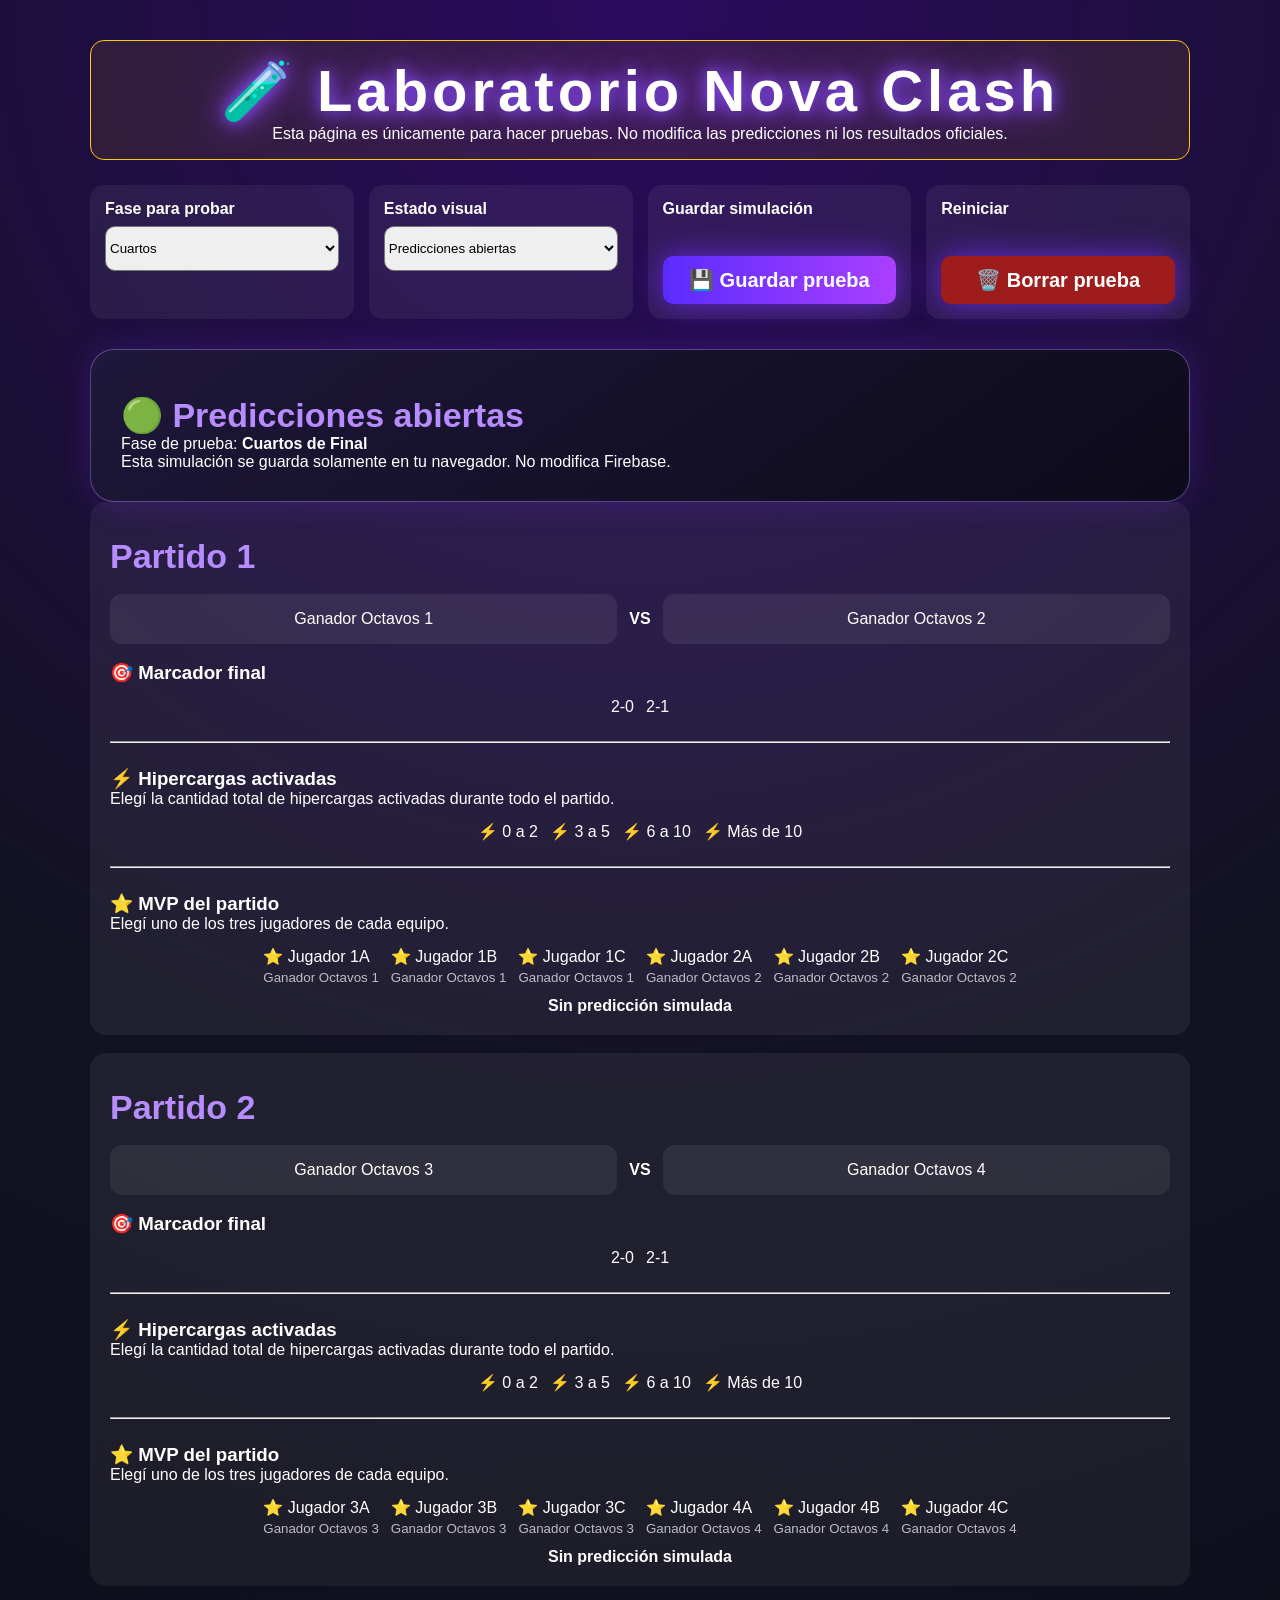
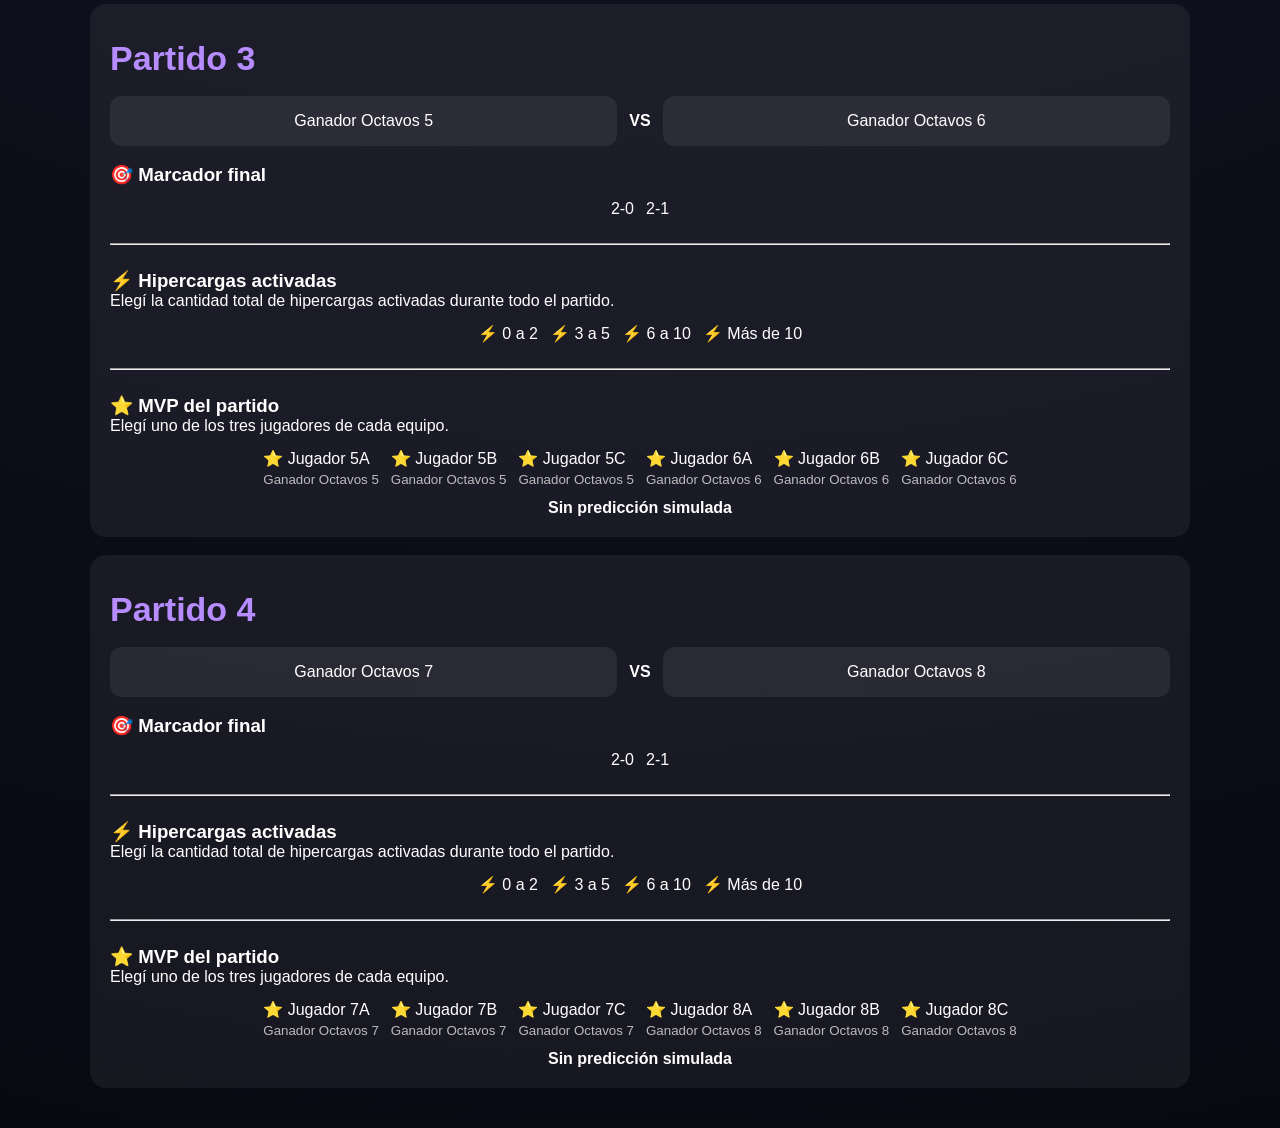
<file: admin-dev.html>
<!DOCTYPE html>
<html lang="es">
<head>
    <meta charset="UTF-8">

    <meta
        name="viewport"
        content="width=device-width, initial-scale=1.0"
    >

    <title>Laboratorio | Nova Clash</title>

    <link rel="stylesheet" href="style.css">

    <style>
        .dev-contenedor {
            width: min(1100px, 92%);
            margin: 40px auto;
        }

        .dev-aviso {
            padding: 16px;
            margin-bottom: 25px;
            border: 1px solid #ffcc00;
            border-radius: 14px;
            background: rgba(255, 204, 0, 0.08);
            text-align: center;
        }

        .dev-controles {
            display: grid;
            grid-template-columns:
                repeat(auto-fit, minmax(180px, 1fr));
            gap: 15px;
            margin-bottom: 30px;
        }

        .dev-control {
            padding: 15px;
            border-radius: 14px;
            background: rgba(255, 255, 255, 0.06);
        }

        .dev-control label {
            display: block;
            margin-bottom: 8px;
            font-weight: bold;
        }

        .dev-control select,
        .dev-control button {
            width: 100%;
            min-height: 45px;
            border-radius: 10px;
        }

        .dev-boton {
            padding: 12px 18px;
            border: none;
            cursor: pointer;
            font-weight: bold;
        }

        .dev-peligro {
            background: #9e1c1c;
            color: white;
        }

        .dev-partidos {
            display: grid;
            gap: 18px;
        }

        .dev-partido {
            padding: 20px;
            border-radius: 16px;
            background: rgba(255, 255, 255, 0.06);
        }

        .dev-enfrentamiento {
            display: grid;
            grid-template-columns: 1fr auto 1fr;
            align-items: center;
            gap: 12px;
            margin: 18px 0;
        }

        .dev-equipo {
            padding: 14px 10px;
            border: 2px solid transparent;
            border-radius: 12px;
            cursor: pointer;
            text-align: center;
            background: rgba(255, 255, 255, 0.07);
        }

        .dev-equipo:has(input:checked) {
            border-color: #00eaff;
            box-shadow: 0 0 14px rgba(0, 234, 255, 0.7);
        }

        .dev-equipo input {
            display: none;
        }

.dev-marcadores {
    display: flex;
    justify-content: center;
    flex-wrap: wrap;
    gap: 12px;
    margin-top: 14px;
                }
        
        }

        .dev-marcador {
            padding: 10px 20px;
            border: 2px solid transparent;
            border-radius: 10px;
            cursor: pointer;
            background: rgba(255, 255, 255, 0.07);
        }

        .dev-marcador:has(input:checked) {
            border-color: #a855f7;
            box-shadow: 0 0 14px rgba(168, 85, 247, 0.7);
        }

        .dev-marcador input {
            display: none;
        }

        .dev-estado {
            margin-top: 12px;
            text-align: center;
            font-weight: bold;
        }

        .dev-campeon {
            padding: 30px;
            margin-top: 30px;
            border: 2px solid gold;
            border-radius: 20px;
            box-shadow: 0 0 25px rgba(255, 215, 0, 0.55);
            text-align: center;
        }

        .dev-campeon h2 {
            margin: 5px 0;
        }

        .dev-oculto {
            display: none;
        }

        @media (max-width: 600px) {
            .dev-enfrentamiento {
                grid-template-columns: 1fr;
            }

            .dev-vs {
                text-align: center;
            }
        }
    </style>
</head>

<body>

    <main class="dev-contenedor">

        <section class="dev-aviso">
            <h1>🧪 Laboratorio Nova Clash</h1>

            <p>
                Esta página es únicamente para hacer pruebas.
                No modifica las predicciones ni los resultados oficiales.
            </p>
        </section>

        <section class="dev-controles">

            <div class="dev-control">
                <label for="faseDev">
                    Fase para probar
                </label>

                <select id="faseDev">
                    <option value="cuartos">Cuartos</option>
                    <option value="semifinal">Semifinal</option>
                    <option value="final">Final</option>
                </select>
            </div>

            <div class="dev-control">
                <label for="estadoDev">
                    Estado visual
                </label>

                <select id="estadoDev">
                    <option value="abiertas">
                        Predicciones abiertas
                    </option>

                    <option value="cerradas">
                        Predicciones cerradas
                    </option>
                </select>
            </div>

            <div class="dev-control">
                <label>
                    Guardar simulación
                </label>

                <button
                    id="guardarDev"
                    class="dev-boton"
                    type="button"
                >
                    💾 Guardar prueba
                </button>
            </div>

            <div class="dev-control">
                <label>
                    Reiniciar
                </label>

                <button
                    id="reiniciarDev"
                    class="dev-boton dev-peligro"
                    type="button"
                >
                    🗑️ Borrar prueba
                </button>
            </div>

        </section>

        <section id="vistaEstado" class="partido"></section>

        <section id="partidosDev" class="dev-partidos"></section>

        <section
            id="campeonDev"
            class="dev-campeon dev-oculto"
        ></section>

    </main>

    <script type="module" src="admin-dev.js"></script>

</body>
</html>
</file>
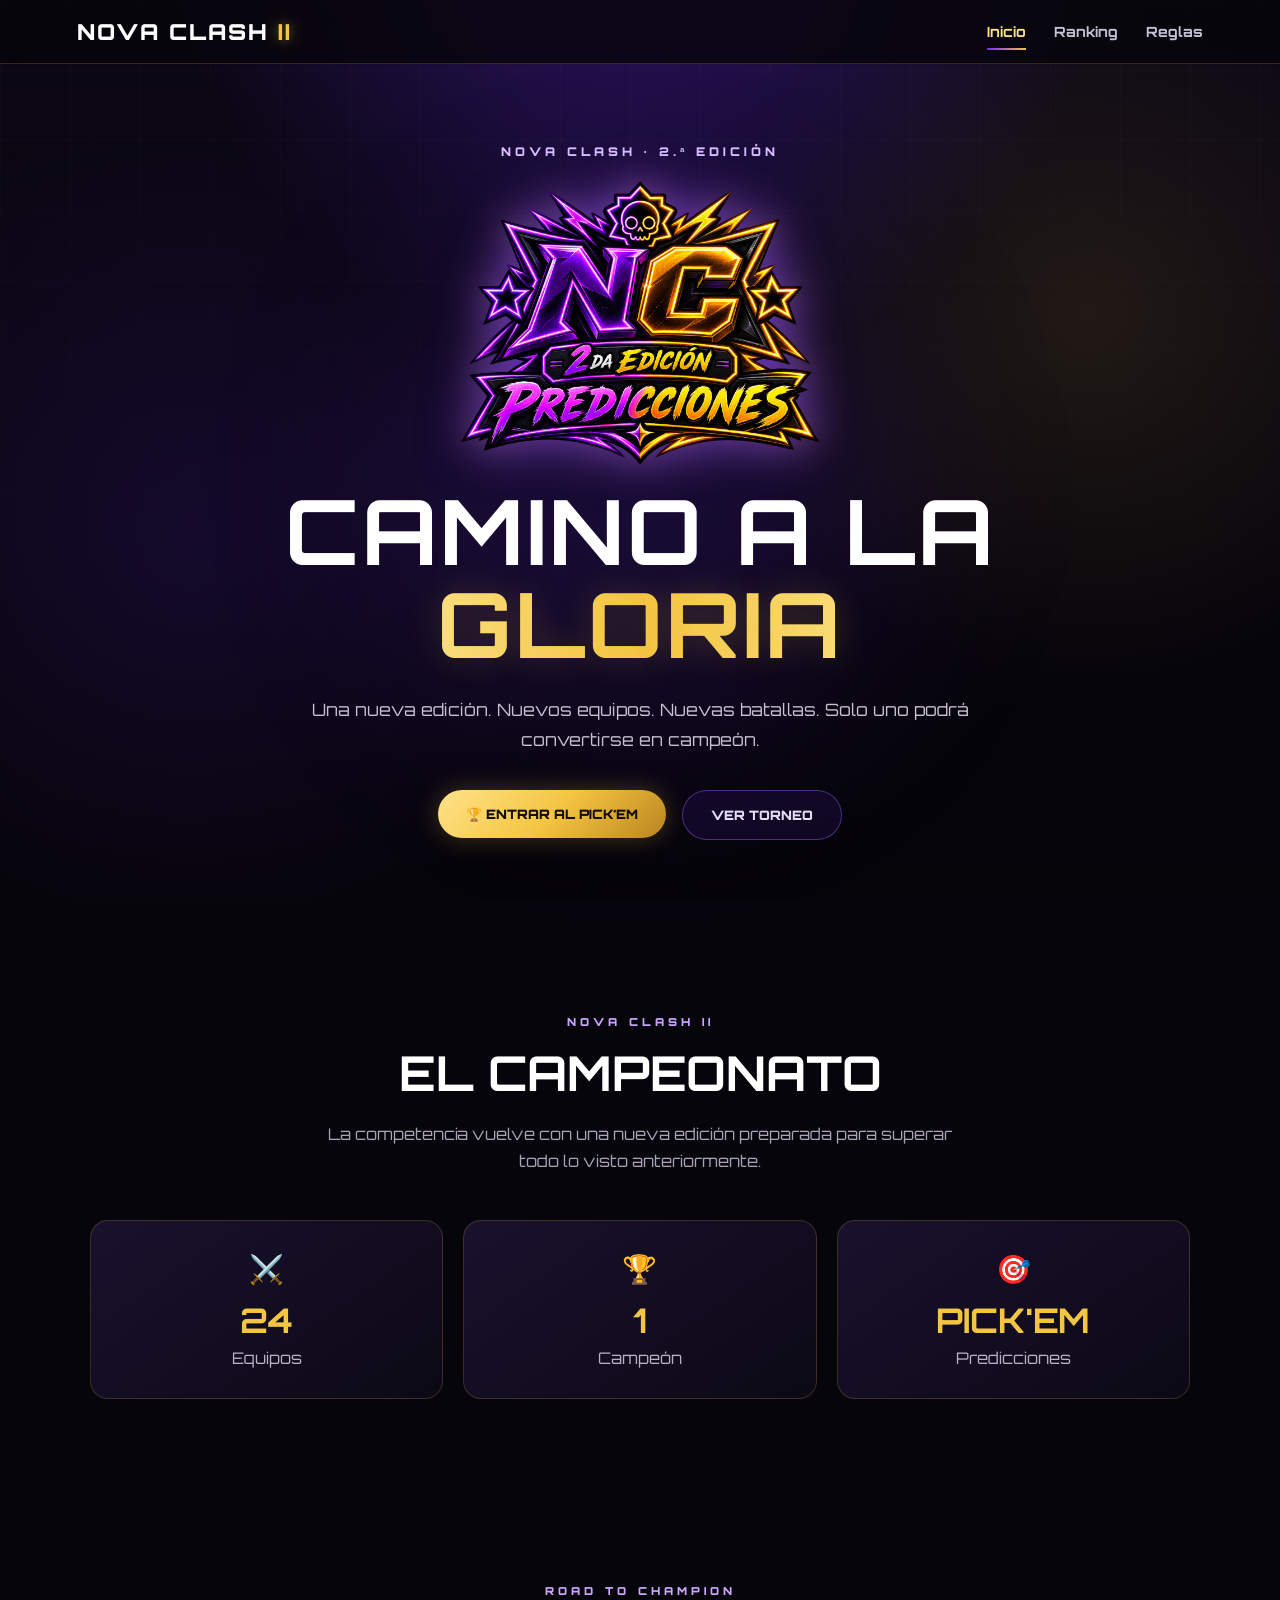
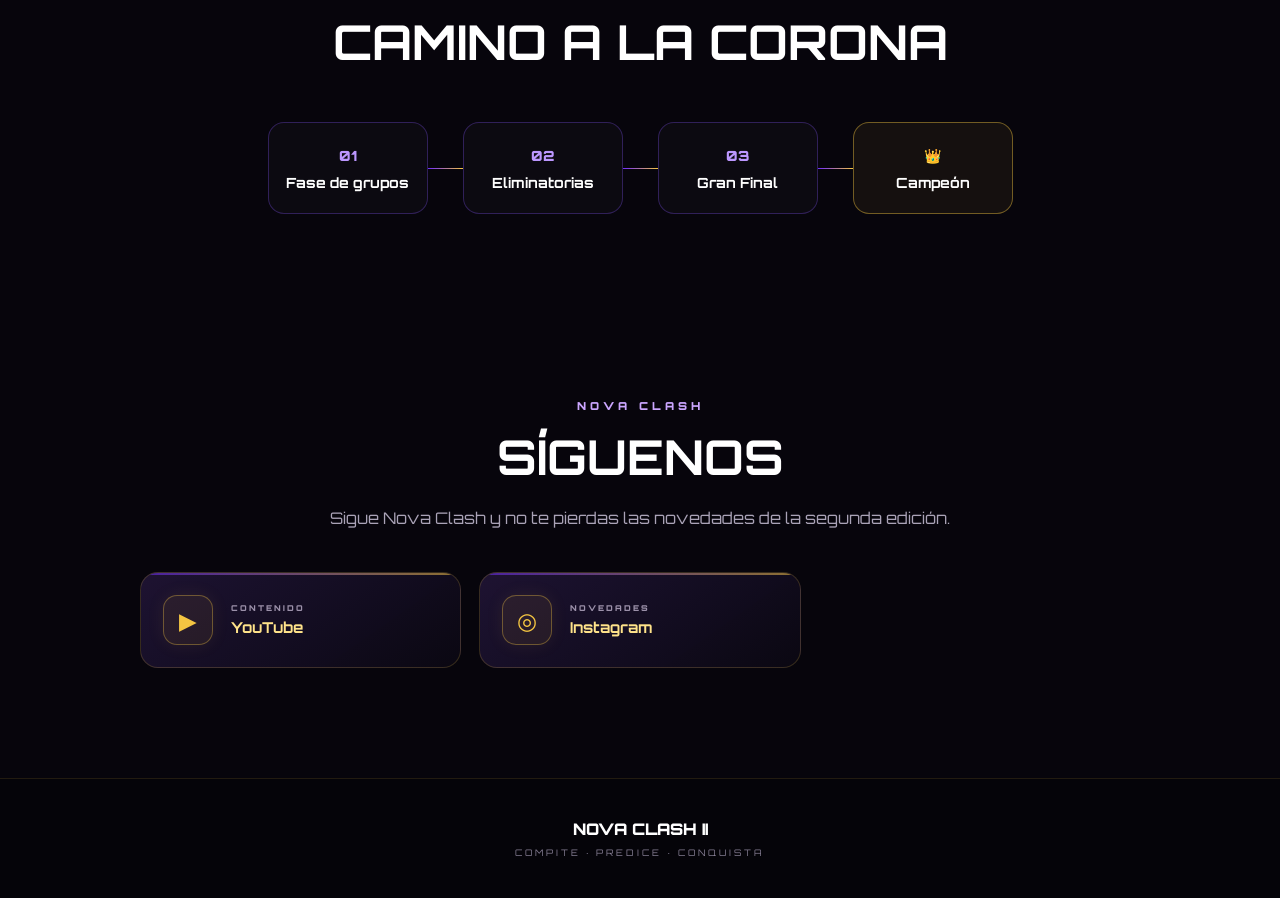
<file: index-v2.html>
<!DOCTYPE html>
<html lang="es">

<head>

<meta charset="UTF-8">
<meta name="viewport" content="width=device-width, initial-scale=1.0">

<title>Nova Clash II</title>

<link rel="stylesheet" href="style-v2.css">

<link rel="preconnect" href="https://fonts.googleapis.com">
<link rel="preconnect" href="https://fonts.gstatic.com" crossorigin>

<link href="https://fonts.googleapis.com/css2?family=Orbitron:wght@400;700;900&display=swap" rel="stylesheet">

</head>

<body>

<div class="fondo-v2"></div>

<nav class="navbar-v2">

    <div class="nav-logo-v2">
        NOVA CLASH <span>II</span>
    </div>

    <div class="nav-links-v2">

        <a href="index-v2.html" class="activo">
            Inicio
        </a>

        <a href="ranking-v2.html">
            Ranking
        </a>

        <a href="reglas-v2.html">
            Reglas
        </a>

    </div>

</nav>

<main>

    <!-- HERO -->

    <section class="hero-v2">

        <div class="hero-brillo"></div>

        <p class="temporada">
            NOVA CLASH · 2.ª EDICIÓN
        </p>

     <img
    src="logo-v2.png"
    class="logo-v2"
    alt="Nova Clash II"
>

        <h1>
            CAMINO A LA
            <span>GLORIA</span>
        </h1>

        <p class="hero-descripcion">
            Una nueva edición.
            Nuevos equipos.
            Nuevas batallas.
            Solo uno podrá convertirse en campeón.
        </p>

        <div class="hero-botones">

            <a href="predicciones-v2.html">
                <button class="btn-principal">
                    🏆 ENTRAR AL PICK'EM
                </button>
            </a>

            <a href="#torneo">
                <button class="btn-secundario">
                    VER TORNEO
                </button>
            </a>

        </div>

    </section>

    <!-- TORNEO -->

    <section
        class="seccion-v2"
        id="torneo"
    >

        <div class="titulo-seccion">

            <span>
                NOVA CLASH II
            </span>

            <h2>
                EL CAMPEONATO
            </h2>

            <p>
                La competencia vuelve con una nueva edición
                preparada para superar todo lo visto anteriormente.
            </p>

        </div>

        <div class="stats-v2">

            <article class="stat-card">

                <span class="stat-icono">
                    ⚔️
                </span>

                <strong>
                    24
                </strong>

                <p>
                    Equipos
                </p>

            </article>

            <article class="stat-card">

                <span class="stat-icono">
                    🏆
                </span>

                <strong>
                    1
                </strong>

                <p>
                    Campeón
                </p>

            </article>

            <article class="stat-card">

                <span class="stat-icono">
                    🎯
                </span>

                <strong>
                    PICK'EM
                </strong>

                <p>
                    Predicciones
                </p>

            </article>

        </div>

    </section>

    <!-- CAMINO -->

    <section class="seccion-v2">

        <div class="titulo-seccion">

            <span>
                ROAD TO CHAMPION
            </span>

            <h2>
                CAMINO A LA CORONA
            </h2>

        </div>

        <div class="camino-v2">

            <div class="fase-card">
                <span>01</span>
                <h3>Fase de grupos</h3>
            </div>

            <div class="fase-linea"></div>

            <div class="fase-card">
                <span>02</span>
                <h3>Eliminatorias</h3>
            </div>

            <div class="fase-linea"></div>

            <div class="fase-card">
                <span>03</span>
                <h3>Gran Final</h3>
            </div>

            <div class="fase-linea"></div>

            <div class="fase-card campeon">
                <span>👑</span>
                <h3>Campeón</h3>
            </div>

        </div>

    </section>

</main>

<section class="redes-v2">

    <div class="titulo-seccion">

        <span>
            NOVA CLASH
        </span>

        <h2>
            SÍGUENOS
        </h2>

        <p>
            Sigue Nova Clash y no te pierdas las novedades
            de la segunda edición.
        </p>

    </div>

    <div class="redes-botones-v2">

        <a
            href="https://youtube.com/@ytkuroo?si=7onUQmnCsXk46gH5"
            target="_blank"
            class="red-social-v2"
        >
            <span class="red-icono-v2">
                ▶
            </span>

            <div>
                <small>CONTENIDO</small>
                <strong>YouTube</strong>
            </div>
        </a>

        <a
            href="https://www.instagram.com/novaclashtourment?igsh=ZWdsMnZjMHBpcTUz&igsi=ZWdsMnZjMHBpcTUz"
            target="_blank"
            class="red-social-v2"
        >
            <span class="red-icono-v2">
                ◎
            </span>

            <div>
                <small>NOVEDADES</small>
                <strong>Instagram</strong>
            </div>
        </a>

        <a
            
    </div>

</section>
    
<footer class="footer-v2">

    <p>
        NOVA CLASH II
    </p>

    <span>
        COMPITE · PREDICE · CONQUISTA
    </span>

</footer>

</body>

</html>
</file>
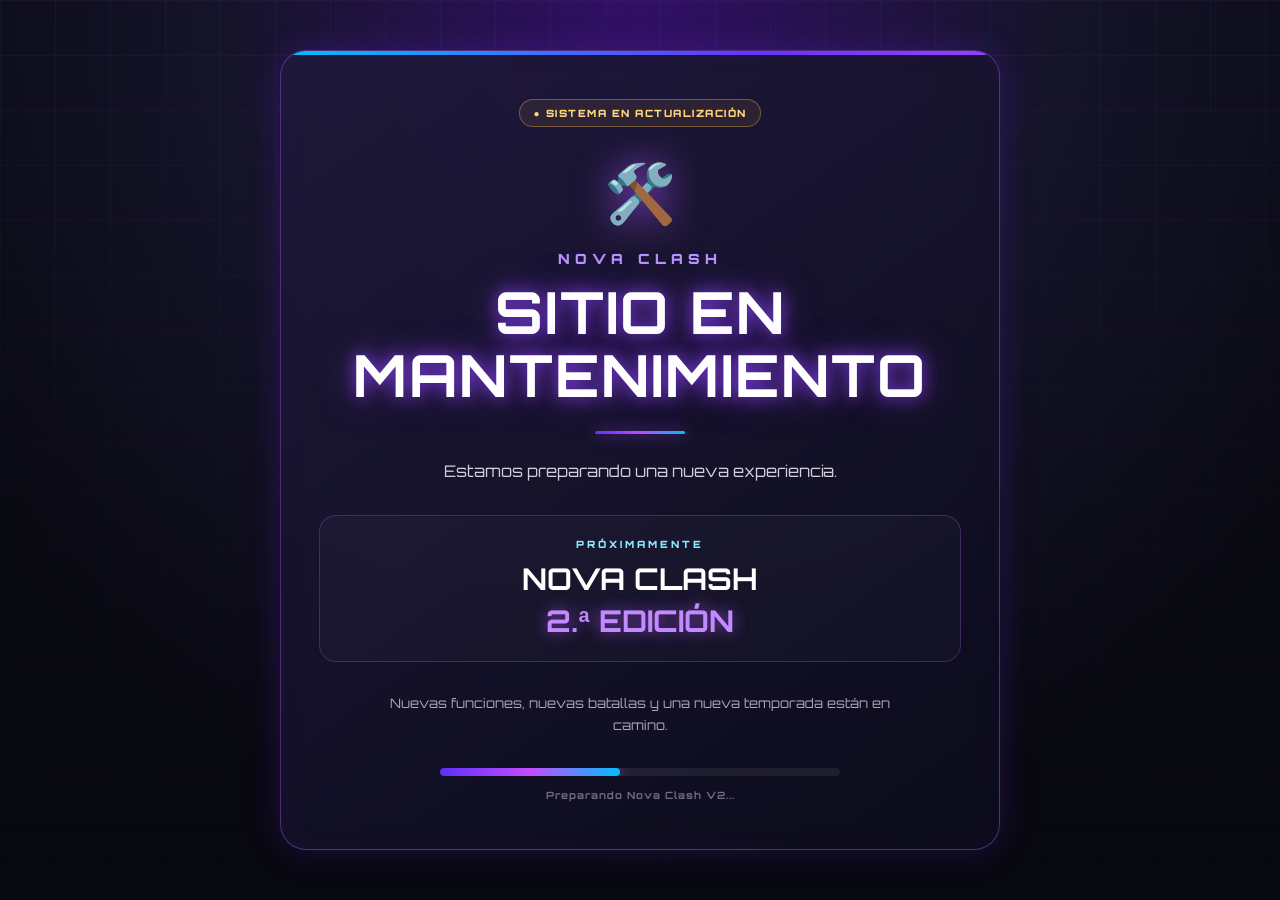
<file: mantenimiento.html>
<!DOCTYPE html>
<html lang="es">

<head>
  <meta charset="UTF-8">

  <meta
    name="viewport"
    content="width=device-width, initial-scale=1.0"
  >

  <title>Nova Clash | En mantenimiento</title>

  <link
    rel="stylesheet"
    href="mantenimiento.css?v=1"
  >

  <link
    rel="preconnect"
    href="https://fonts.googleapis.com"
  >

  <link
    rel="preconnect"
    href="https://fonts.gstatic.com"
    crossorigin
  >

  <link
    href="https://fonts.googleapis.com/css2?family=Orbitron:wght@400;700;900&display=swap"
    rel="stylesheet"
  >
</head>

<body>

  <div class="fondo-grid"></div>

  <main class="mantenimiento">

    <section class="tarjeta">

      <div class="estado">
        ● SISTEMA EN ACTUALIZACIÓN
      </div>

      <div class="icono">
        🛠️
      </div>

      <p class="marca">
        NOVA CLASH
      </p>

      <h1>
        SITIO EN<br>
        MANTENIMIENTO
      </h1>

      <div class="linea"></div>

      <p class="descripcion">
        Estamos preparando una nueva experiencia.
      </p>

      <div class="season">

        <span>PRÓXIMAMENTE</span>

        <strong>
          NOVA CLASH
          <em>2.ª EDICIÓN</em>
        </strong>

      </div>

      <p class="mensaje">
        Nuevas funciones, nuevas batallas
        y una nueva temporada están en camino.
      </p>

      <div class="loader">

        <div class="loader-barra"></div>

      </div>

      <p class="estado-inferior">
        Preparando Nova Clash V2...
      </p>

    </section>

  </main>

</body>

</html>
</file>
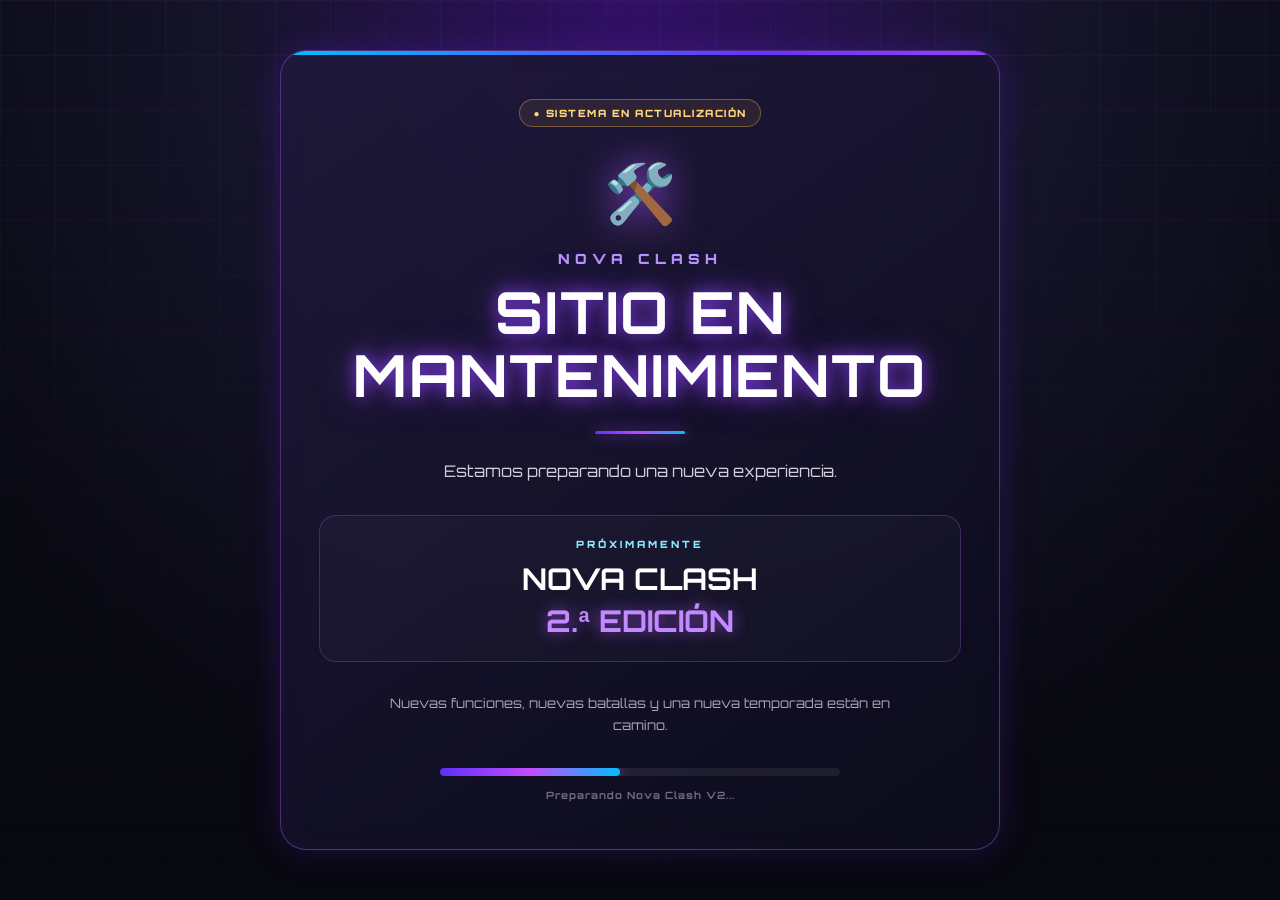
<file: predicciones.html>
<!DOCTYPE html>
<html lang="es">

<head>

  <script>
  const params = new URLSearchParams(window.location.search);

  if (params.get("dev") !== "1") {
    window.location.replace("mantenimiento.html");
  }
</script>
  
<meta charset="UTF-8">
<meta name="viewport" content="width=device-width, initial-scale=1.0">

<title>Pick'Em | Nova Clash</title>

<link rel="stylesheet" href="style.css">

<link rel="preconnect" href="https://fonts.googleapis.com">
<link rel="preconnect" href="https://fonts.gstatic.com" crossorigin>

<link
href="https://fonts.googleapis.com/css2?family=Orbitron:wght@400;700;900&display=swap"
rel="stylesheet"
>
</head>

<body>

<nav class="navbar">

<div class="nav-logo">
NOVA CLASH
</div>

<div class="nav-links">
<a href="index.html">Inicio</a>
<a href="predicciones.html">Pick'Em</a>
<a href="ranking.html">Ranking</a>
<a href="reglas.html">Reglas</a>
</div>

</nav>

<main class="contenedor">

<h1>🔥 PICK'EM DE LA GRAN FINAL</h1>

<p class="descripcion">
Elegí al ganador del torneo, el marcador final y el jugador estelar de cada ronda.
</p>

<div class="aviso-final">
⭐ Equipo ganador: +10 puntos · Marcador exacto: +5 puntos · Cada estelar: +2 puntos.
<br>
⚠️ La Ronda 5 es de desempate y solo se puntuará si realmente se juega.
</div>

<section id="contador-final" class="contador-final">

  <p class="contador-etiqueta">
    ⏳ LAS PREDICCIONES CIERRAN EN
  </p>

  <div class="contador-unidades">

    <div class="contador-caja">
      <strong id="contador-dias">00</strong>
      <span>Días</span>
    </div>

    <div class="contador-caja">
      <strong id="contador-horas">00</strong>
      <span>Horas</span>
    </div>

    <div class="contador-caja">
      <strong id="contador-minutos">00</strong>
      <span>Minutos</span>
    </div>

    <div class="contador-caja">
      <strong id="contador-segundos">00</strong>
      <span>Segundos</span>
    </div>

  </div>

  <p id="contador-fecha" class="contador-fecha">
    Domingo 9 de agosto · 17:00 · Hora Argentina
  </p>

</section>
  
<div id="partidos"></div>

<input
type="text"
id="nombre"
placeholder="Escribe tu nombre o Nick"
autocomplete="off"
maxlength="30"
>

<button
id="btn-enviar"
type="button"
onclick="enviarPredicciones()"
>
ENVIAR PREDICCIONES
</button>

<p id="mensaje-prediccion"></p>

</main>

<script type="module" src="script.js?v=contador3"></script>

</body>
</html>
</file>
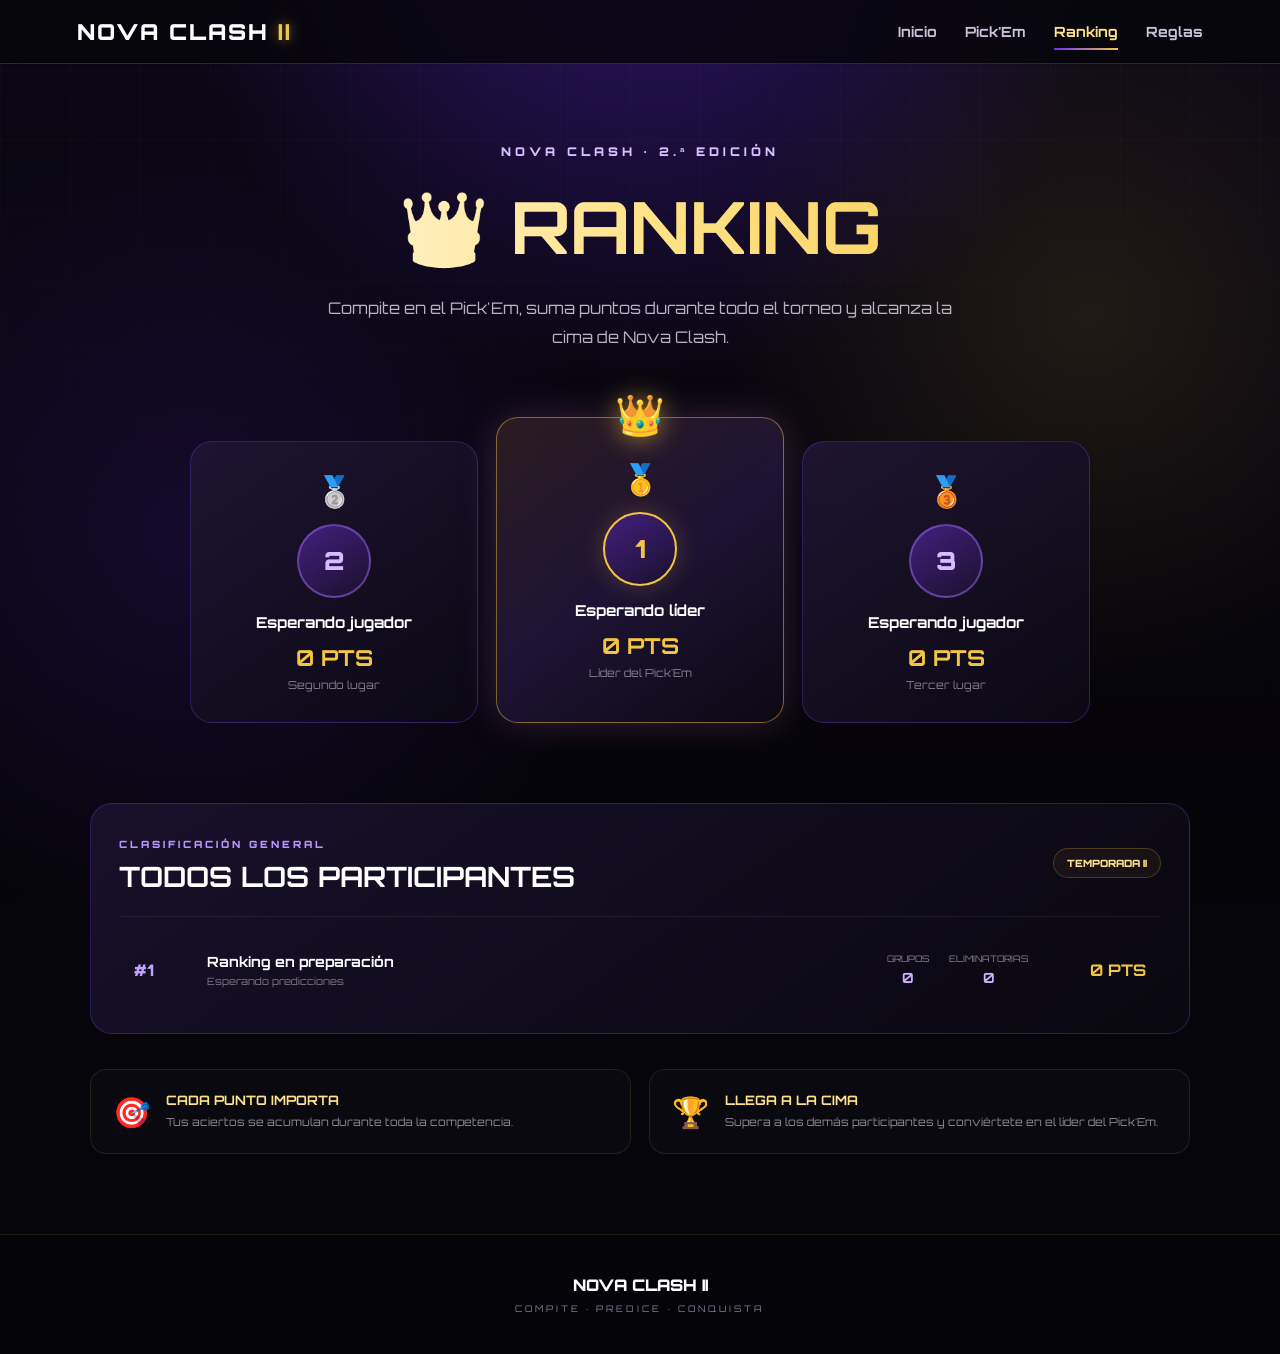
<file: ranking-v2.html>
<!DOCTYPE html>
<html lang="es">

<head>
  <meta charset="UTF-8">

  <meta
    name="viewport"
    content="width=device-width, initial-scale=1.0"
  >

  <title>Ranking | Nova Clash II</title>

  <link
    rel="stylesheet"
    href="style-v2.css?v=4"
  >

  <link
    rel="preconnect"
    href="https://fonts.googleapis.com"
  >

  <link
    rel="preconnect"
    href="https://fonts.gstatic.com"
    crossorigin
  >

  <link
    href="https://fonts.googleapis.com/css2?family=Orbitron:wght@400;700;900&display=swap"
    rel="stylesheet"
  >
</head>

<body>

  <div class="fondo-v2"></div>

  <!-- =========================
       NAVBAR
  ========================== -->

  <nav class="navbar-v2">

    <div class="nav-logo-v2">
      NOVA CLASH <span>II</span>
    </div>

    <div class="nav-links-v2">

      <a href="index-v2.html">
        Inicio
      </a>

      <a href="predicciones-v2.html">
        Pick'Em
      </a>

      <a
        href="ranking-v2.html"
        class="activo"
      >
        Ranking
      </a>

      <a href="reglas-v2.html">
        Reglas
      </a>

    </div>

  </nav>


  <!-- =========================
       CONTENIDO
  ========================== -->

  <main class="ranking-v2">

    <!-- HEADER -->

    <section class="ranking-header-v2">

      <p class="temporada">
        NOVA CLASH · 2.ª EDICIÓN
      </p>

      <h1>
        👑 RANKING
      </h1>

      <p>
        Compite en el Pick'Em, suma puntos
        durante todo el torneo y alcanza
        la cima de Nova Clash.
      </p>

    </section>


    <!-- =========================
         PODIO
    ========================== -->

    <section class="podio-v2">

      <!-- SEGUNDO -->

      <article
        class="podio-card segundo"
        id="podio-segundo"
      >

        <span class="podio-posicion">
          🥈
        </span>

        <div class="podio-avatar">
          2
        </div>

        <h3 id="nombre-segundo">
          Esperando jugador
        </h3>

        <strong id="puntos-segundo">
          0 PTS
        </strong>

        <p>
          Segundo lugar
        </p>

      </article>


      <!-- PRIMERO -->

      <article
        class="podio-card primero"
        id="podio-primero"
      >

        <div class="corona-lider">
          👑
        </div>

        <span class="podio-posicion">
          🥇
        </span>

        <div class="podio-avatar">
          1
        </div>

        <h3 id="nombre-primero">
          Esperando líder
        </h3>

        <strong id="puntos-primero">
          0 PTS
        </strong>

        <p>
          Líder del Pick'Em
        </p>

      </article>


      <!-- TERCERO -->

      <article
        class="podio-card tercero"
        id="podio-tercero"
      >

        <span class="podio-posicion">
          🥉
        </span>

        <div class="podio-avatar">
          3
        </div>

        <h3 id="nombre-tercero">
          Esperando jugador
        </h3>

        <strong id="puntos-tercero">
          0 PTS
        </strong>

        <p>
          Tercer lugar
        </p>

      </article>

    </section>


    <!-- =========================
         CLASIFICACIÓN GENERAL
    ========================== -->

    <section class="tabla-ranking-v2">

      <div class="ranking-seccion-header">

        <div>

          <span>
            CLASIFICACIÓN GENERAL
          </span>

          <h2>
            TODOS LOS PARTICIPANTES
          </h2>

        </div>

        <div class="ranking-actualizacion">
          TEMPORADA II
        </div>

      </div>


      <!-- JS pondrá jugadores acá -->

      <div id="ranking-v2-lista">

        <article class="ranking-fila-v2">

          <span class="ranking-numero">
            #1
          </span>

          <div class="ranking-jugador-v2">

            <strong>
              Ranking en preparación
            </strong>

            <small>
              Esperando predicciones
            </small>

          </div>

          <div class="ranking-fases-v2">

            <span>
              GRUPOS
              <strong>0</strong>
            </span>

            <span>
              ELIMINATORIAS
              <strong>0</strong>
            </span>

          </div>

          <strong class="ranking-total-v2">
            0 PTS
          </strong>

        </article>

      </div>

    </section>


    <!-- =========================
         INFORMACIÓN
    ========================== -->

    <section class="ranking-info-v2">

      <article>

        <span>
          🎯
        </span>

        <div>

          <h3>
            CADA PUNTO IMPORTA
          </h3>

          <p>
            Tus aciertos se acumulan durante
            toda la competencia.
          </p>

        </div>

      </article>


      <article>

        <span>
          🏆
        </span>

        <div>

          <h3>
            LLEGA A LA CIMA
          </h3>

          <p>
            Supera a los demás participantes
            y conviértete en el líder del Pick'Em.
          </p>

        </div>

      </article>

    </section>

  </main>


  <!-- =========================
       FOOTER
  ========================== -->

  <footer class="footer-v2">

    <p>
      NOVA CLASH II
    </p>

    <span>
      COMPITE · PREDICE · CONQUISTA
    </span>

  </footer>


  <!--
  Lo activaremos cuando creemos ranking-v2.js:

  <script
    type="module"
    src="ranking-v2.js"
  ></script>
  -->

</body>

</html>
</file>
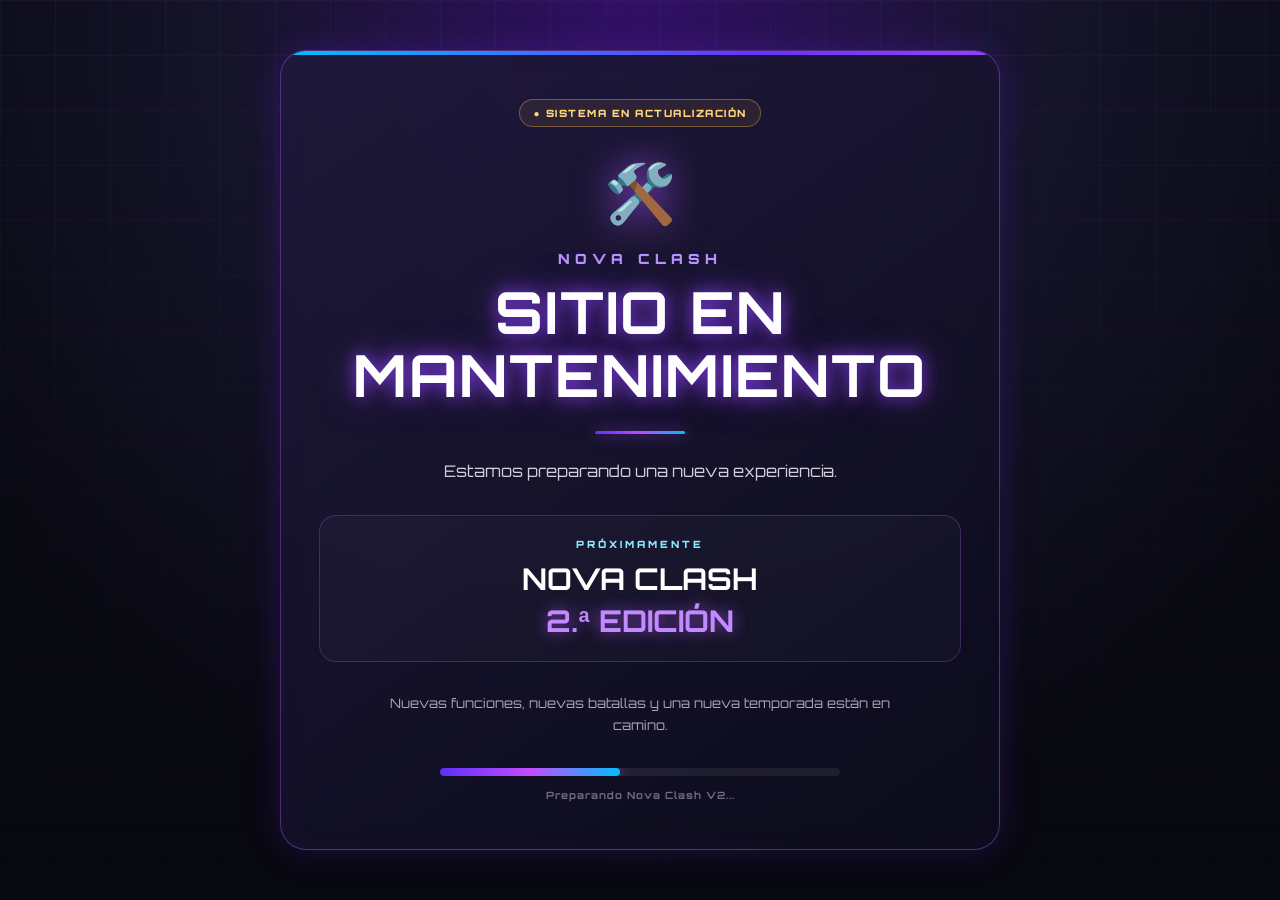
<file: ranking.html>
<!DOCTYPE html>
<html lang="es">
<head>

  <script>
  const params = new URLSearchParams(window.location.search);

  if (params.get("dev") !== "1") {
    window.location.replace("mantenimiento.html");
  }
</script>
    
<meta charset="UTF-8">
<meta name="viewport" content="width=device-width, initial-scale=1.0">

<title>Ranking - Nova Clash</title>

<link rel="stylesheet" href="style.css">

<link rel="preconnect" href="https://fonts.googleapis.com">
<link rel="preconnect" href="https://fonts.gstatic.com" crossorigin>

<link href="https://fonts.googleapis.com/css2?family=Orbitron:wght@400;700;900&display=swap" rel="stylesheet">

</head>

<body>

<nav class="navbar">

    <div class="nav-logo">
        NOVA CLASH
    </div>

    <div class="nav-links">
        <a href="index.html">Inicio</a>
        <a href="predicciones.html">Pick'Em</a>
        <a href="ranking.html">Ranking</a>
        <a href="reglas.html">Reglas</a>
    </div>

</nav>

<div class="contenedor">

<h1>🏆 Ranking</h1>

<p class="descripcion">

Aquí aparecerá la clasificación de todos los participantes del torneo.

</p>

<div id="ranking">

<p>Aún no hay resultados.</p>

</div>

</div>
    
  <script
  type="module"
  src="ranking.js?v=7"
></script>
    
</body>
</html>
</file>
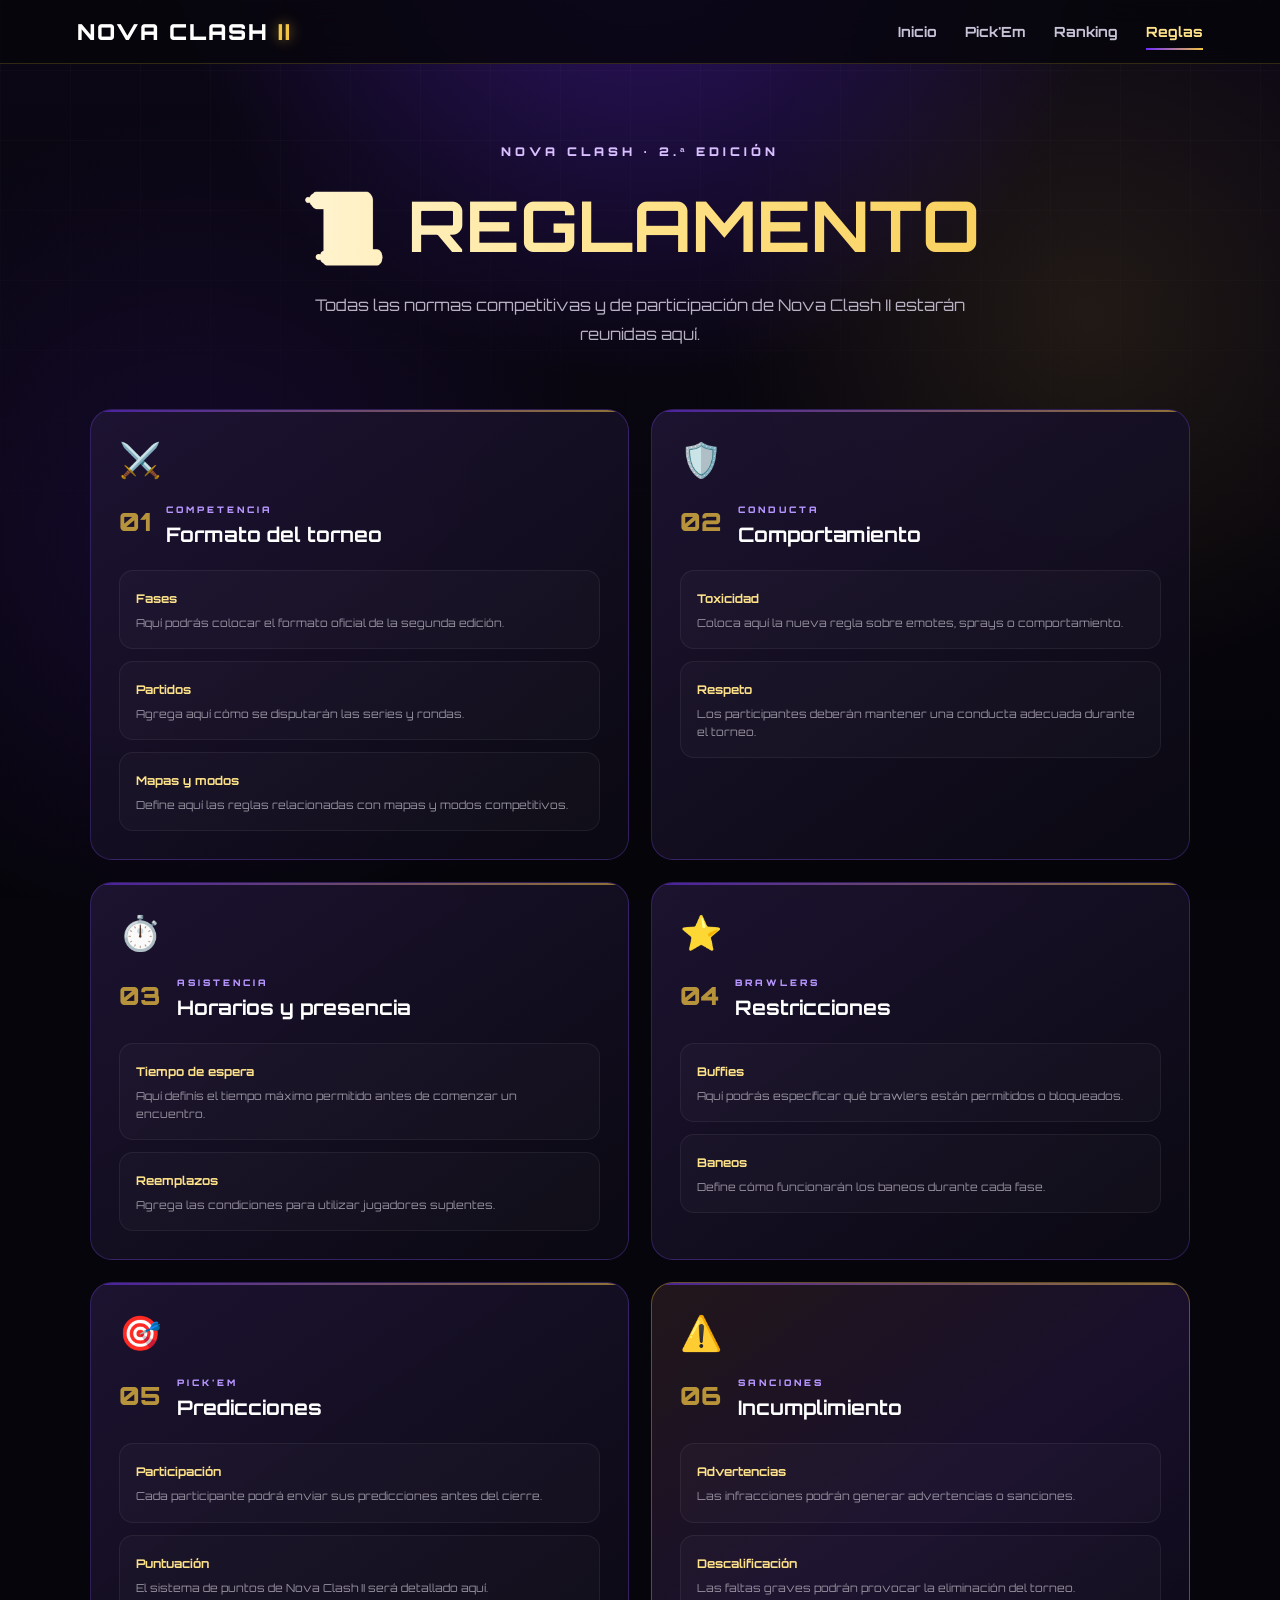
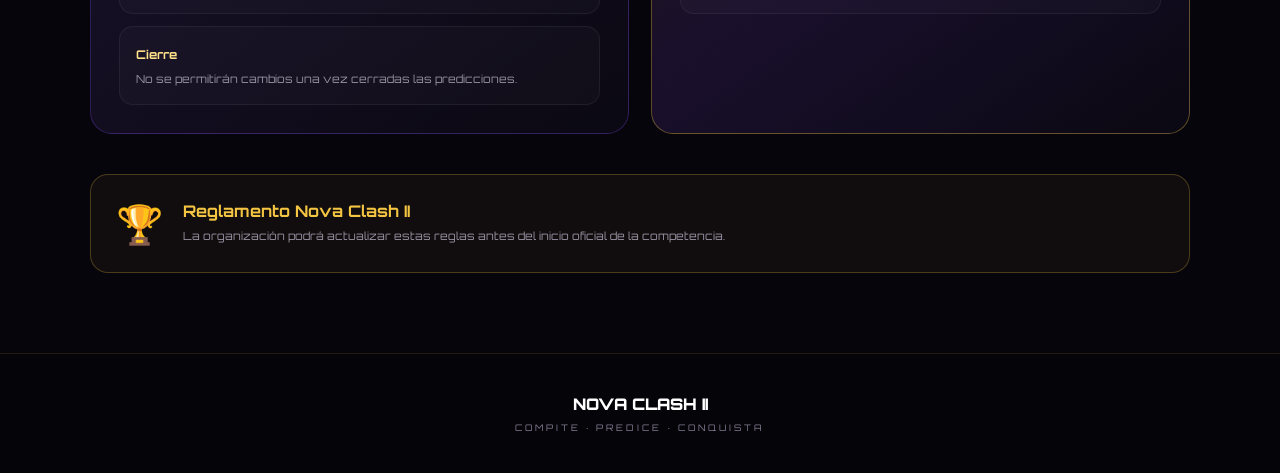
<file: reglas-v2.html>
<!DOCTYPE html>
<html lang="es">

<head>
<meta charset="UTF-8">
<meta name="viewport" content="width=device-width, initial-scale=1.0">

<title>Reglas | Nova Clash II</title>

<link rel="stylesheet" href="style-v2.css?v=3">

<link rel="preconnect" href="https://fonts.googleapis.com">
<link rel="preconnect" href="https://fonts.gstatic.com" crossorigin>

<link href="https://fonts.googleapis.com/css2?family=Orbitron:wght@400;700;900&display=swap" rel="stylesheet">

</head>

<body>

<div class="fondo-v2"></div>

<nav class="navbar-v2">

    <div class="nav-logo-v2">
        NOVA CLASH <span>II</span>
    </div>

    <div class="nav-links-v2">

        <a href="index-v2.html">
            Inicio
        </a>

        <a href="predicciones-v2.html">
            Pick'Em
        </a>

        <a href="ranking-v2.html">
            Ranking
        </a>

        <a href="reglas-v2.html" class="activo">
            Reglas
        </a>

    </div>

</nav>

<main class="reglas-v2">

    <section class="reglas-header-v2">

        <p class="temporada">
            NOVA CLASH · 2.ª EDICIÓN
        </p>

        <h1>
            📜 REGLAMENTO
        </h1>

        <p>
            Todas las normas competitivas y de participación
            de Nova Clash II estarán reunidas aquí.
        </p>

    </section>

    <section class="reglas-grid-v2">

        <!-- COMPETENCIA -->

        <article class="regla-categoria-v2">

            <div class="regla-icono-v2">
                ⚔️
            </div>

            <div class="regla-categoria-header">

                <span>
                    01
                </span>

                <div>
                    <small>
                        COMPETENCIA
                    </small>

                    <h2>
                        Formato del torneo
                    </h2>
                </div>

            </div>

            <div class="lista-reglas-v2">

                <div class="regla-item-v2">
                    <strong>
                        Fases
                    </strong>

                    <p>
                        Aquí podrás colocar el formato oficial
                        de la segunda edición.
                    </p>
                </div>

                <div class="regla-item-v2">
                    <strong>
                        Partidos
                    </strong>

                    <p>
                        Agrega aquí cómo se disputarán
                        las series y rondas.
                    </p>
                </div>

                <div class="regla-item-v2">
                    <strong>
                        Mapas y modos
                    </strong>

                    <p>
                        Define aquí las reglas relacionadas
                        con mapas y modos competitivos.
                    </p>
                </div>

            </div>

        </article>

        <!-- CONDUCTA -->

        <article class="regla-categoria-v2">

            <div class="regla-icono-v2">
                🛡️
            </div>

            <div class="regla-categoria-header">

                <span>
                    02
                </span>

                <div>
                    <small>
                        CONDUCTA
                    </small>

                    <h2>
                        Comportamiento
                    </h2>
                </div>

            </div>

            <div class="lista-reglas-v2">

                <div class="regla-item-v2">

                    <strong>
                        Toxicidad
                    </strong>

                    <p>
                        Coloca aquí la nueva regla sobre
                        emotes, sprays o comportamiento.
                    </p>

                </div>

                <div class="regla-item-v2">

                    <strong>
                        Respeto
                    </strong>

                    <p>
                        Los participantes deberán mantener
                        una conducta adecuada durante el torneo.
                    </p>

                </div>

            </div>

        </article>

        <!-- ASISTENCIA -->

        <article class="regla-categoria-v2">

            <div class="regla-icono-v2">
                ⏱️
            </div>

            <div class="regla-categoria-header">

                <span>
                    03
                </span>

                <div>

                    <small>
                        ASISTENCIA
                    </small>

                    <h2>
                        Horarios y presencia
                    </h2>

                </div>

            </div>

            <div class="lista-reglas-v2">

                <div class="regla-item-v2">

                    <strong>
                        Tiempo de espera
                    </strong>

                    <p>
                        Aquí definís el tiempo máximo permitido
                        antes de comenzar un encuentro.
                    </p>

                </div>

                <div class="regla-item-v2">

                    <strong>
                        Reemplazos
                    </strong>

                    <p>
                        Agrega las condiciones para utilizar
                        jugadores suplentes.
                    </p>

                </div>

            </div>

        </article>

        <!-- BRAWLERS -->

        <article class="regla-categoria-v2">

            <div class="regla-icono-v2">
                ⭐
            </div>

            <div class="regla-categoria-header">

                <span>
                    04
                </span>

                <div>

                    <small>
                        BRAWLERS
                    </small>

                    <h2>
                        Restricciones
                    </h2>

                </div>

            </div>

            <div class="lista-reglas-v2">

                <div class="regla-item-v2">

                    <strong>
                        Buffies
                    </strong>

                    <p>
                        Aquí podrás especificar qué brawlers
                        están permitidos o bloqueados.
                    </p>

                </div>

                <div class="regla-item-v2">

                    <strong>
                        Baneos
                    </strong>

                    <p>
                        Define cómo funcionarán los baneos
                        durante cada fase.
                    </p>

                </div>

            </div>

        </article>

        <!-- PICKEM -->

        <article class="regla-categoria-v2">

            <div class="regla-icono-v2">
                🎯
            </div>

            <div class="regla-categoria-header">

                <span>
                    05
                </span>

                <div>

                    <small>
                        PICK'EM
                    </small>

                    <h2>
                        Predicciones
                    </h2>

                </div>

            </div>

            <div class="lista-reglas-v2">

                <div class="regla-item-v2">

                    <strong>
                        Participación
                    </strong>

                    <p>
                        Cada participante podrá enviar
                        sus predicciones antes del cierre.
                    </p>

                </div>

                <div class="regla-item-v2">

                    <strong>
                        Puntuación
                    </strong>

                    <p>
                        El sistema de puntos de Nova Clash II
                        será detallado aquí.
                    </p>

                </div>

                <div class="regla-item-v2">

                    <strong>
                        Cierre
                    </strong>

                    <p>
                        No se permitirán cambios una vez
                        cerradas las predicciones.
                    </p>

                </div>

            </div>

        </article>

        <!-- SANCIONES -->

        <article class="regla-categoria-v2 regla-destacada-v2">

            <div class="regla-icono-v2">
                ⚠️
            </div>

            <div class="regla-categoria-header">

                <span>
                    06
                </span>

                <div>

                    <small>
                        SANCIONES
                    </small>

                    <h2>
                        Incumplimiento
                    </h2>

                </div>

            </div>

            <div class="lista-reglas-v2">

                <div class="regla-item-v2">

                    <strong>
                        Advertencias
                    </strong>

                    <p>
                        Las infracciones podrán generar
                        advertencias o sanciones.
                    </p>

                </div>

                <div class="regla-item-v2">

                    <strong>
                        Descalificación
                    </strong>

                    <p>
                        Las faltas graves podrán provocar
                        la eliminación del torneo.
                    </p>

                </div>

            </div>

        </article>

    </section>

    <section class="reglas-aviso-v2">

        <span>
            🏆
        </span>

        <div>

            <h2>
                Reglamento Nova Clash II
            </h2>

            <p>
                La organización podrá actualizar estas reglas
                antes del inicio oficial de la competencia.
            </p>

        </div>

    </section>

</main>

<footer class="footer-v2">

    <p>
        NOVA CLASH II
    </p>

    <span>
        COMPITE · PREDICE · CONQUISTA
    </span>

</footer>

</body>

</html>
</file>
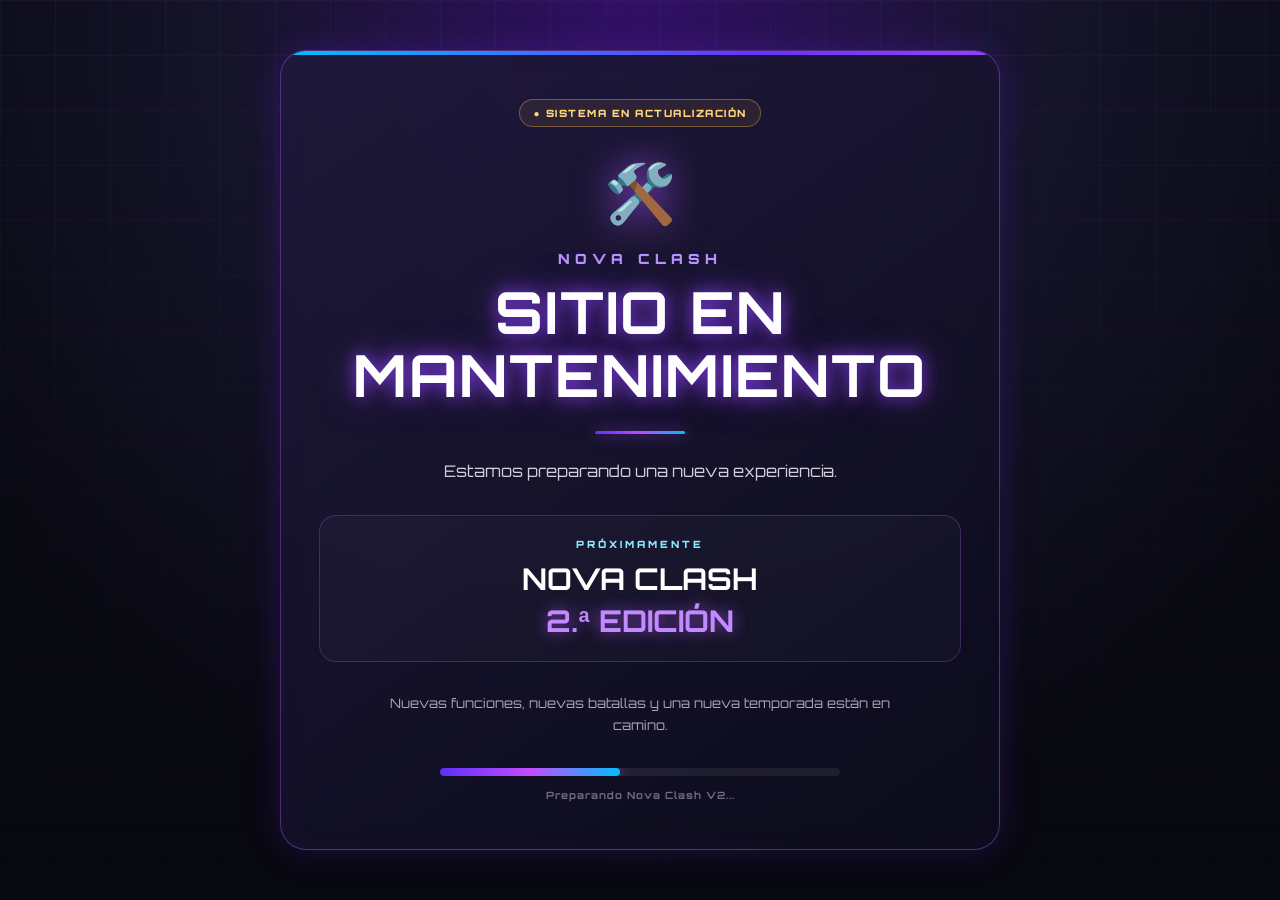
<file: reglas.html>
<!DOCTYPE html>
<html lang="es">
<head>

   <script>
  const params = new URLSearchParams(window.location.search);

  if (params.get("dev") !== "1") {
    window.location.replace("mantenimiento.html");
  }
</script>
    
    <meta charset="UTF-8">
    <meta name="viewport" content="width=device-width, initial-scale=1.0">
    <title>Reglas | Nova Clash</title>
    <link rel="stylesheet" href="style.css">
</head>
<body>

    <main class="contenedor">

        <section class="partido">

            <h1>📖 Reglas de Predicciones</h1>

            <hr>

            <h2>🎮 Cómo participar</h2>

            <ul>
                <li>Selecciona el <strong>equipo ganador</strong> de cada partido y el <strong>marcador final</strong>.</li>
                <li>Escribe tu <strong>Nick</strong> para participar en el ranking.</li>
            </ul>

            <p style="text-align:center; font-weight:bold; color:#ff4d4d;">
                ⚠️ Una vez que comiencen los partidos, las predicciones se cerrarán automáticamente. ⚠️
            </p>

            <hr>

            <h2>🏆 Sistema de puntos</h2>

            <ul>
                <li>✅ Acierta el equipo ganador: <strong>+2 puntos</strong>.</li>
                <li>⭐ Acierta el marcador exacto (2-0 o 2-1): <strong>+1 punto extra</strong>.</li>
            </ul>

            <hr>

            <h2>📜 Reglas generales</h2>

            <ul>
                <li>Solo se permitirá <strong>una predicción por participante</strong>.</li>
                <li>Las predicciones deberán enviarse antes del inicio de los partidos.</li>
                <li>No se aceptarán cambios una vez cerradas las predicciones.</li>
            </ul>

            <hr>

            <h2>📧 Soporte</h2>

            <p>
                Si tienes algún problema o encuentras algún error,
                no dudes en escribirnos a:
            </p>

            <p style="text-align:center;">
                <strong>NovaClashOfficial@gmail.com</strong>
            </p>

        </section>

    </main>

</body>
</html>
</file>
<file: style.css>
/* ==========================================
   NOVA CLASH - ESTILOS GENERALES
========================================== */

*{
    margin:0;
    padding:0;
    box-sizing:border-box;
}

html{
    scroll-behavior:smooth;
}

body{
    min-height:100vh;
    overflow-x:hidden;
    font-family:'Orbitron',sans-serif;
    color:#fff;
    background:
        radial-gradient(circle at top,#2b0b5e 0%,#121222 40%,#090912 100%);
}

a{
    color:inherit;
    text-decoration:none;
}

button,
input{
    font:inherit;
}

.fondo{
    position:fixed;
    inset:0;
    z-index:-1;
    pointer-events:none;
    background-image:
        radial-gradient(#7b2cff55 1px,transparent 1px),
        radial-gradient(#00bfff33 1px,transparent 1px);
    background-size:70px 70px,120px 120px;
    animation:moverFondo 15s linear infinite;
}

@keyframes moverFondo{
    from{transform:translateY(0);}
    to{transform:translateY(-70px);}
}

.contenedor{
    width:min(900px,calc(100% - 30px));
    margin:0 auto;
    padding:60px 0;
    text-align:center;
}

.logo{
    width:min(700px,92%);
    height:auto;
    margin-bottom:25px;
    filter:
        drop-shadow(0 0 20px #9b5cff)
        drop-shadow(0 0 40px #6d3dff);
}

h1{
    font-size:clamp(32px,6vw,58px);
    letter-spacing:4px;
    text-shadow:
        0 0 15px #7f4dff,
        0 0 35px #a74cff;
}

h2{
    margin-top:15px;
    color:#b78cff;
    font-size:clamp(24px,4vw,34px);
}

.descripcion{
    max-width:680px;
    margin:28px auto;
    color:#ddd;
    font-size:18px;
    line-height:1.7;
}

/* ==========================================
   NAVEGACIÓN
========================================== */

.navbar{
    position:sticky;
    top:0;
    z-index:999;
    display:flex;
    align-items:center;
    justify-content:space-between;
    gap:20px;
    padding:18px 40px;
    border-bottom:1px solid rgba(140,90,255,.3);
    background:rgba(15,15,30,.72);
    backdrop-filter:blur(12px);
}

.nav-logo{
    font-size:24px;
    font-weight:900;
    text-shadow:0 0 15px #7d3cff;
}

.nav-links{
    display:flex;
    flex-wrap:wrap;
    justify-content:center;
    gap:25px;
}

.nav-links a{
    color:#d8d8ff;
    font-size:16px;
    transition:.25s ease;
}

.nav-links a:hover{
    color:#b366ff;
    text-shadow:0 0 12px #7d3cff;
}

/* ==========================================
   ELEMENTOS COMPARTIDOS
========================================== */

button{
    margin-top:30px;
    padding:17px 48px;
    border:0;
    border-radius:999px;
    cursor:pointer;
    color:#fff;
    font-size:20px;
    font-weight:900;
    background:linear-gradient(90deg,#5b2cff,#aa3fff);
    box-shadow:0 0 30px rgba(123,44,255,.75);
    transition:.25s ease;
}

button:hover:not(:disabled){
    transform:translateY(-2px) scale(1.02);
    box-shadow:
        0 0 30px #7b2cff,
        0 0 55px rgba(178,69,255,.7);
}

button:disabled{
    opacity:.55;
    cursor:not-allowed;
}

#nombre{
    width:min(460px,100%);
    margin-top:34px;
    padding:16px 18px;
    border:2px solid rgba(157,92,255,.38);
    border-radius:15px;
    outline:none;
    background:#1d1838;
    color:#fff;
    font-size:16px;
    transition:.22s ease;
}

#nombre::placeholder{
    color:#918ba9;
}

#nombre:focus{
    border-color:#9d5cff;
    box-shadow:0 0 24px rgba(150,70,255,.4);
}

.mensaje,
#mensaje{
    min-height:24px;
    margin-top:18px;
    color:#d7c5ff;
    font-weight:700;
}

.predicciones-cerradas{
    grid-column:1/-1;
    padding:32px 22px;
    border:1px solid rgba(255,90,110,.4);
    border-radius:20px;
    background:rgba(60,18,35,.55);
    box-shadow:0 0 30px rgba(255,70,100,.13);
}

/* ==========================================
   GRAN FINAL - CONTENEDOR PRINCIPAL
========================================== */

#partidos{
    display:grid;
    grid-template-columns:1fr;
    gap:24px;
    margin-top:38px;
}

.partido{
    position:relative;
    overflow:hidden;
    padding:30px;
    border:1px solid rgba(190,140,255,.42);
    border-radius:24px;
    background:
        linear-gradient(145deg,rgba(31,24,58,.97),rgba(11,11,25,.96));
    box-shadow:
        0 0 32px rgba(123,44,255,.22),
        inset 0 0 28px rgba(255,255,255,.02);
    backdrop-filter:blur(12px);
}

.partido-final::before{
    content:"";
    position:absolute;
    inset:0 0 auto 0;
    height:4px;
    background:linear-gradient(90deg,#ffd95a,#ff8b43,#d85cff,#48c8ff);
    box-shadow:0 0 18px rgba(255,206,80,.65);
}

.partido-final::after{
    content:"";
    position:absolute;
    width:240px;
    height:240px;
    top:-150px;
    right:-90px;
    border-radius:50%;
    background:radial-gradient(circle,rgba(255,215,80,.16),transparent 68%);
    pointer-events:none;
}

.final-corona{
    margin-top:4px;
    font-size:42px;
    filter:drop-shadow(0 0 12px rgba(255,220,80,.75));
}

.final-titulo{
    margin:8px 0 12px;
    color:#ffe587;
    font-size:clamp(27px,5vw,42px);
    letter-spacing:3px;
    text-shadow:
        0 0 14px rgba(255,211,80,.7),
        0 0 30px rgba(255,150,45,.35);
}

.final-enfrentamiento{
    display:flex;
    align-items:center;
    justify-content:center;
    flex-wrap:wrap;
    gap:12px;
    margin:8px 0 18px;
    color:#fff;
    font-size:clamp(16px,3vw,23px);
    font-weight:900;
}

.final-enfrentamiento span{
    color:#ffd95a;
    text-shadow:0 0 12px rgba(255,217,90,.65);
}

.final-puntuacion{
    display:flex;
    justify-content:center;
    flex-wrap:wrap;
    gap:10px;
    margin:16px 0 24px;
}

.final-puntuacion span{
    padding:8px 12px;
    border:1px solid rgba(255,213,90,.35);
    border-radius:999px;
    background:rgba(255,213,90,.08);
    color:#ffe89c;
    font-size:12px;
    font-weight:900;
}

.opcion-titulo{
    margin:22px 0 14px;
    color:#d8c9ff;
    font-size:14px;
    font-weight:900;
    letter-spacing:1px;
    text-transform:uppercase;
}

/* ==========================================
   EQUIPOS Y MARCADOR
========================================== */

.seleccion-equipos{
    display:grid;
    grid-template-columns:1fr auto 1fr;
    align-items:center;
    gap:14px;
}

.team-card,
.score-card,
.estelar-card{
    cursor:pointer;
    transition:.2s ease;
}

.team-card{
    display:flex;
    align-items:center;
    justify-content:center;
    min-height:72px;
    padding:15px;
    border:2px solid rgba(255,255,255,.09);
    border-radius:17px;
    background:rgba(255,255,255,.045);
}

.team-card:hover{
    transform:translateY(-2px);
    border-color:#bd7cff;
    background:rgba(123,44,255,.16);
    box-shadow:0 0 20px rgba(123,44,255,.25);
}

.team-card input,
.score-card input,
.estelar-card input{
    display:none;
}

.team-card:has(input:checked){
    transform:scale(1.02);
    border-color:#ffe080;
    background:linear-gradient(135deg,#7535d8,#c34be8);
    box-shadow:
        0 0 25px rgba(193,78,235,.48),
        0 0 12px rgba(255,220,90,.28);
}

.team-card-nombre{
    color:#fff;
    font-size:16px;
    font-weight:900;
    text-align:center;
}

.vs{
    color:#ffdf55;
    font-size:20px;
    font-weight:900;
    text-shadow:0 0 12px rgba(255,223,85,.6);
}

.resultado-contenedor{
    margin-top:24px;
}

.resultado-opciones{
    display:grid;
    grid-template-columns:repeat(3,minmax(0,1fr));
    gap:12px;
}

.score-card{
    display:flex;
    align-items:center;
    justify-content:center;
    min-height:50px;
    padding:12px;
    border:2px solid rgba(255,255,255,.09);
    border-radius:14px;
    background:rgba(255,255,255,.045);
    color:#e9e4ff;
    font-size:17px;
    font-weight:900;
}

.score-card:hover{
    border-color:#65d8ff;
    background:rgba(0,191,255,.11);
}

.score-card:has(input:checked){
    border-color:#7fe5ff;
    background:linear-gradient(135deg,#006f9d,#00a9e6);
    color:#fff;
    box-shadow:0 0 22px rgba(0,191,255,.42);
}

/* ==========================================
   RONDAS Y ESTELARES
========================================== */

.rondas-contenedor{
    display:flex;
    flex-direction:column;
    gap:20px;
    margin-top:30px;
}

.ronda-prediccion{
    padding:21px;
    border:1px solid rgba(157,92,255,.34);
    border-radius:18px;
    background:
        linear-gradient(145deg,rgba(32,25,60,.88),rgba(18,15,36,.92));
    box-shadow:
        inset 0 0 18px rgba(123,44,255,.08),
        0 0 20px rgba(123,44,255,.12);
}

.ronda-encabezado{
    display:flex;
    align-items:center;
    justify-content:space-between;
    gap:15px;
    margin-bottom:18px;
}

.ronda-encabezado h3{
    margin:0;
    color:#fff;
    font-size:19px;
    text-shadow:0 0 12px rgba(157,92,255,.65);
}

.ronda-puntos,
.ronda-sin-puntos{
    display:inline-flex;
    align-items:center;
    padding:7px 12px;
    border-radius:999px;
    font-size:11px;
    font-weight:900;
}

.ronda-puntos{
    border:1px solid rgba(77,255,170,.45);
    background:rgba(77,255,170,.10);
    color:#7dffc3;
}

.ronda-sin-puntos{
    border:1px solid rgba(255,180,60,.45);
    background:rgba(255,180,60,.10);
    color:#ffd080;
}

.ronda-desempate{
    border-color:rgba(255,180,60,.38);
    background:
        linear-gradient(145deg,rgba(55,37,20,.42),rgba(20,16,30,.92));
}

.ronda-oculta{
    display:none;
}

.estelar-opciones{
    display:grid;
    grid-template-columns:minmax(0,1fr) auto minmax(0,1fr);
    align-items:stretch;
    gap:14px;
}

.estelar-grupo{
    min-width:0;
    padding:14px;
    border:1px solid rgba(170,95,255,.30);
    border-radius:15px;
    background:rgba(255,255,255,.03);
}

.estelar-equipo-titulo{
    margin-bottom:12px;
    padding-bottom:10px;
    border-bottom:1px solid rgba(255,255,255,.09);
    color:#fff;
    font-size:14px;
    font-weight:900;
    letter-spacing:1px;
    text-align:center;
    text-transform:uppercase;
    text-shadow:0 0 12px rgba(170,95,255,.7);
}

.estelar-jugadores{
    display:flex;
    flex-direction:column;
    gap:9px;
}

.estelar-card{
    display:flex;
    align-items:center;
    justify-content:center;
    width:100%;
    min-height:48px;
    padding:10px 12px;
    border:2px solid rgba(255,255,255,.08);
    border-radius:13px;
    background:rgba(255,255,255,.04);
    color:#f2edff;
    font-size:13px;
    font-weight:800;
    line-height:1.35;
    text-align:center;
}

.estelar-card:hover{
    transform:translateY(-2px);
    border-color:#ff9b75;
    background:rgba(255,100,80,.09);
    box-shadow:0 0 16px rgba(255,100,80,.23);
}

.estelar-card:has(input:checked){
    transform:scale(1.02);
    border-color:#ffc3a8;
    background:linear-gradient(135deg,#c74b63,#8f42d9);
    color:#fff;
    box-shadow:0 0 22px rgba(220,75,140,.5);
}

.estelar-separador{
    display:flex;
    align-items:center;
    justify-content:center;
    color:#ffdf55;
    font-size:14px;
    font-weight:900;
    text-shadow:0 0 12px rgba(255,223,85,.65);
}

/* ==========================================
   VALIDACIÓN
========================================== */

.partido-error{
    animation:resaltarError .45s ease 0s 3 alternate;
}

@keyframes resaltarError{
    from{
        border-color:rgba(255,80,80,.45);
        box-shadow:0 0 12px rgba(255,80,80,.18);
    }
    to{
        border-color:#ff5b5b;
        box-shadow:
            0 0 20px rgba(255,80,80,.55),
            0 0 42px rgba(255,80,80,.20);
    }
}

/* ==========================================
   TARJETAS GENÉRICAS DEL SITIO
========================================== */

.premio,
.card,
.match{
    border:1px solid rgba(140,90,255,.4);
    border-radius:18px;
    background:rgba(255,255,255,.05);
    box-shadow:0 0 20px rgba(123,44,255,.25);
    backdrop-filter:blur(10px);
}

.premio{
    width:min(320px,100%);
    margin:36px auto;
    padding:24px;
}

.card{
    width:180px;
    padding:24px;
}

.estadisticas{
    display:flex;
    justify-content:center;
    flex-wrap:wrap;
    gap:25px;
    margin-top:55px;
}

.bracket{
    display:flex;
    justify-content:space-around;
    align-items:flex-start;
    gap:40px;
    padding:30px;
}

.columna{
    display:flex;
    flex-direction:column;
    align-items:center;
}

.match{
    width:220px;
    margin:20px 0;
    padding:10px;
}

.equipo{
    padding:8px;
    border-bottom:1px solid #555;
}

.equipo:last-child{
    border-bottom:0;
}

/* ==========================================
   RESPONSIVE
========================================== */

@media(max-width:768px){
    .navbar{
        flex-direction:column;
        padding:15px;
    }

    .nav-logo{
        font-size:26px;
    }

    .contenedor{
        width:min(95%,900px);
        padding:30px 0;
    }

    .descripcion{
        font-size:16px;
    }

    .partido{
        padding:20px 16px;
    }

    .seleccion-equipos,
    .resultado-opciones,
    .estelar-opciones{
        grid-template-columns:1fr;
    }

    .vs,
    .estelar-separador{
        min-height:24px;
    }

    .ronda-encabezado{
        flex-direction:column;
        align-items:flex-start;
    }

    button{
        width:100%;
        padding:16px;
        font-size:18px;
    }

    .bracket{
        flex-direction:column;
        align-items:center;
    }
}

@media(max-width:480px){
    .navbar{
        position:relative;
    }

    .nav-links{
        gap:13px;
    }

    .nav-links a{
        font-size:13px;
    }

    .final-puntuacion{
        flex-direction:column;
        align-items:center;
    }

    .team-card{
        min-height:60px;
    }

    .team-card-nombre{
        font-size:14px;
    }

    .ronda-prediccion{
        padding:16px 13px;
    }

    .ronda-encabezado h3{
        font-size:17px;
    }

    .estelar-card{
        min-height:44px;
        padding:9px;
        font-size:12px;
    }
}

/* ==========================================
   CONTADOR GRAN FINAL
========================================== */

.contador-final{
    max-width:760px;
    margin:24px auto 34px;
    padding:22px;

    border:1px solid rgba(255,210,70,.45);
    border-radius:20px;

    background:
        linear-gradient(
            145deg,
            rgba(42,28,67,.96),
            rgba(15,13,29,.96)
        );

    box-shadow:
        0 0 28px rgba(255,190,40,.14);

    text-align:center;
}

.contador-etiqueta{
    margin-bottom:17px;

    color:#ffe588;
    font-size:14px;
    font-weight:900;
    letter-spacing:1.5px;
}

.contador-unidades{
    display:grid;
    grid-template-columns:repeat(4,1fr);
    gap:12px;
}

.contador-caja{
    padding:15px 8px;

    border:1px solid rgba(171,104,255,.35);
    border-radius:14px;

    background:rgba(255,255,255,.04);
}

.contador-caja strong{
    display:block;

    color:#ffffff;
    font-size:27px;

    text-shadow:
        0 0 14px rgba(172,93,255,.75);
}

.contador-caja span{
    display:block;
    margin-top:6px;

    color:#bdb5cc;
    font-size:10px;
    font-weight:800;
    text-transform:uppercase;
}

.contador-fecha{
    margin-top:17px;

    color:#cbc3da;
    font-size:12px;
}

.contador-final.cerrado{
    border-color:rgba(255,75,75,.55);

    box-shadow:
        0 0 28px rgba(255,65,65,.15);
}

.contador-final.cerrado .contador-etiqueta{
    color:#ff8585;
}

@media(max-width:600px){

    .contador-unidades{
        grid-template-columns:repeat(2,1fr);
    }

    .contador-caja strong{
        font-size:24px;
    }
}
</file>
<file: style-v2.css>
*{
    margin:0;
    padding:0;
    box-sizing:border-box;
}

html{
    scroll-behavior:smooth;
}

body{
    min-height:100vh;

    background:
        #07050c;

    color:white;

    font-family:
        'Orbitron',
        sans-serif;

    overflow-x:hidden;
}

a{
    color:inherit;
    text-decoration:none;
}

/* ==========================================
   FONDO
========================================== */

.fondo-v2{
    position:fixed;
    inset:0;
    z-index:-2;

    background:

        radial-gradient(
            circle at 50% -10%,
            rgba(111,44,255,.35),
            transparent 40%
        ),

        radial-gradient(
            circle at 85% 35%,
            rgba(244,197,66,.10),
            transparent 30%
        ),

        radial-gradient(
            circle at 15% 60%,
            rgba(111,44,255,.13),
            transparent 35%
        ),

        linear-gradient(
            180deg,
            #0b0715,
            #07050c 65%,
            #050409
        );
}

.fondo-v2::before{
    content:"";

    position:absolute;
    inset:0;

    background-image:

        linear-gradient(
            rgba(255,255,255,.025) 1px,
            transparent 1px
        ),

        linear-gradient(
            90deg,
            rgba(255,255,255,.02) 1px,
            transparent 1px
        );

    background-size:
        70px 70px;

    mask-image:
        linear-gradient(
            to bottom,
            black,
            transparent 80%
        );
}

/* ==========================================
   NAVBAR
========================================== */

.navbar-v2{
    position:sticky;
    top:0;
    z-index:100;

    display:flex;
    justify-content:space-between;
    align-items:center;

    padding:
        18px 6%;

    border-bottom:
        1px solid rgba(244,197,66,.18);

    background:
        rgba(7,5,12,.82);

    backdrop-filter:
        blur(14px);
}

.nav-logo-v2{
    font-size:22px;
    font-weight:900;
    letter-spacing:2px;
}

.nav-logo-v2 span{
    color:#f4c542;

    text-shadow:
        0 0 14px rgba(244,197,66,.65);
}

.nav-links-v2{
    display:flex;
    gap:28px;
}

.nav-links-v2 a{
    position:relative;

    color:#c9c3d8;

    font-size:14px;
    font-weight:700;

    transition:.25s;
}

.nav-links-v2 a:hover,
.nav-links-v2 a.activo{
    color:#ffe38a;
}

.nav-links-v2 a.activo::after{
    content:"";

    position:absolute;

    left:0;
    right:0;
    bottom:-10px;

    height:2px;

    background:
        linear-gradient(
            90deg,
            #6f2cff,
            #f4c542
        );
}

/* ==========================================
   HERO
========================================== */

.hero-v2{
    position:relative;

    min-height:
        calc(100vh - 75px);

    display:flex;
    flex-direction:column;
    align-items:center;
    justify-content:center;

    padding:
        80px 20px;

    text-align:center;
}

.hero-brillo{
    position:absolute;

    width:480px;
    height:480px;

    border-radius:50%;

    background:
        rgba(111,44,255,.16);

    filter:
        blur(100px);

    z-index:-1;
}

.temporada{
    margin-bottom:22px;

    color:#d9bfff;

    font-size:12px;
    font-weight:900;
    letter-spacing:4px;
}

.logo-v2{
    width:
        min(430px,80vw);

    margin-bottom:20px;

    filter:
        drop-shadow(
            0 0 25px
            rgba(111,44,255,.65)
        )
        drop-shadow(
            0 0 14px
            rgba(244,197,66,.25)
        );
}

.hero-v2 h1{
    font-size:
        clamp(
            46px,
            8vw,
            90px
        );

    line-height:.95;

    letter-spacing:3px;
}

.hero-v2 h1 span{
    display:block;

    margin-top:8px;

    background:
        linear-gradient(
            90deg,
            #fff3b0,
            #f4c542,
            #fff0a3
        );

    -webkit-background-clip:text;
    -webkit-text-fill-color:transparent;

    text-shadow:
        0 0 35px
        rgba(244,197,66,.22);
}

.hero-descripcion{
    max-width:660px;

    margin-top:28px;

    color:#c7c1d2;

    font-size:17px;
    line-height:1.8;
}

.hero-botones{
    display:flex;
    gap:16px;

    margin-top:34px;
}

button{
    padding:
        16px 28px;

    border-radius:
        999px;

    border:none;

    font-family:
        'Orbitron',
        sans-serif;

    font-size:13px;
    font-weight:900;

    cursor:pointer;

    transition:.25s;
}

.btn-principal{
    color:#130d05;

    background:
        linear-gradient(
            135deg,
            #ffe38a,
            #f4c542,
            #ba851f
        );

    box-shadow:
        0 0 25px
        rgba(244,197,66,.26);
}

.btn-principal:hover{
    transform:
        translateY(-3px);

    box-shadow:
        0 0 38px
        rgba(244,197,66,.42);
}

.btn-secundario{
    color:#e5dcf5;

    border:
        1px solid
        rgba(150,95,255,.45);

    background:
        rgba(111,44,255,.10);
}

.btn-secundario:hover{
    transform:
        translateY(-3px);

    border-color:#9b60ff;

    background:
        rgba(111,44,255,.20);
}

/* ==========================================
   SECCIONES
========================================== */

.seccion-v2{
    width:
        min(1100px,92%);

    margin:auto;

    padding:
        90px 0;
}

.titulo-seccion{
    text-align:center;
}

.titulo-seccion > span{
    color:#cba6ff;

    font-size:11px;
    font-weight:900;
    letter-spacing:4px;
}

.titulo-seccion h2{
    margin-top:12px;

    font-size:
        clamp(
            30px,
            5vw,
            48px
        );
}

.titulo-seccion p{
    max-width:650px;

    margin:
        18px auto 0;

    color:#aaa3b7;

    line-height:1.7;
}

/* ==========================================
   STATS
========================================== */

.stats-v2{
    display:grid;
    grid-template-columns:
        repeat(3,1fr);

    gap:20px;

    margin-top:45px;
}

.stat-card{
    padding:30px;

    text-align:center;

    border:
        1px solid
        rgba(244,197,66,.18);

    border-radius:18px;

    background:
        linear-gradient(
            145deg,
            rgba(29,20,52,.85),
            rgba(13,10,22,.92)
        );
}

.stat-icono{
    display:block;

    margin-bottom:13px;

    font-size:28px;
}

.stat-card strong{
    display:block;

    color:#f4c542;

    font-size:34px;
}

.stat-card p{
    margin-top:7px;

    color:#b8b1c4;
}

/* ==========================================
   PREMIO
========================================== */

.premio-v2{
    max-width:700px;

    margin:auto;

    padding:
        45px 30px;

    text-align:center;

    border:
        1px solid
        rgba(244,197,66,.30);

    border-radius:
        24px;

    background:
        linear-gradient(
            145deg,
            rgba(53,32,84,.8),
            rgba(17,12,27,.94)
        );

    box-shadow:
        0 0 45px
        rgba(111,44,255,.16);
}

.premio-corona{
    font-size:48px;
}

.premio-mini{
    display:block;

    margin-top:15px;

    color:#d7c6ec;

    font-size:10px;
    font-weight:900;
    letter-spacing:3px;
}

.premio-v2 h2{
    margin-top:10px;

    color:#f4c542;

    font-size:
        clamp(
            30px,
            6vw,
            48px
        );
}

.premio-v2 p{
    max-width:500px;

    margin:
        18px auto 0;

    color:#aaa3b5;

    line-height:1.7;
}

/* ==========================================
   CAMINO AL CAMPEÓN
========================================== */

.camino-v2{
    display:flex;
    align-items:center;
    justify-content:center;

    margin-top:50px;
}

.fase-card{
    min-width:160px;

    padding:22px 16px;

    text-align:center;

    border:
        1px solid
        rgba(132,83,255,.30);

    border-radius:16px;

    background:
        rgba(255,255,255,.025);
}

.fase-card span{
    color:#bc97ff;

    font-size:14px;
    font-weight:900;
}

.fase-card h3{
    margin-top:9px;

    font-size:14px;
}

.fase-card.campeon{
    border-color:
        rgba(244,197,66,.42);

    background:
        rgba(244,197,66,.06);
}

.fase-card.campeon span{
    color:#f4c542;
}

.fase-linea{
    width:35px;
    height:1px;

    background:
        linear-gradient(
            90deg,
            #6f2cff,
            #f4c542
        );
}

/* ==========================================
   FOOTER
========================================== */

.footer-v2{
    padding:
        40px 20px;

    text-align:center;

    border-top:
        1px solid
        rgba(244,197,66,.12);

    background:
        rgba(0,0,0,.20);
}

.footer-v2 p{
    font-size:16px;
    font-weight:900;
}

.footer-v2 span{
    display:block;

    margin-top:8px;

    color:#867e94;

    font-size:9px;
    letter-spacing:3px;
}

/* ==========================================
   RESPONSIVE
========================================== */

@media(max-width:760px){

    .navbar-v2{
        flex-direction:column;
        gap:16px;
    }

    .nav-links-v2{
        flex-wrap:wrap;
        justify-content:center;
        gap:18px;
    }

    .hero-v2{
        min-height:auto;
    }

    .hero-botones{
        width:100%;
        flex-direction:column;
    }

    .hero-botones a,
    .hero-botones button{
        width:100%;
    }

    .stats-v2{
        grid-template-columns:1fr;
    }

    .camino-v2{
        flex-direction:column;
    }

    .fase-card{
        width:100%;
    }

    .fase-linea{
        width:1px;
        height:25px;
    }
}
/* ==========================================
   PICK'EM V2
========================================== */

.pickem-v2{
    width:min(1050px,92%);
    margin:auto;
    padding:80px 0;
}

.pickem-header{
    text-align:center;
}

.pickem-header h1{
    margin-top:12px;

    font-size:
        clamp(
            44px,
            8vw,
            72px
        );

    background:
        linear-gradient(
            90deg,
            #ffffff,
            #ffe38a,
            #f4c542
        );

    -webkit-background-clip:text;
    -webkit-text-fill-color:transparent;
}

.pickem-header > p:last-child{
    max-width:650px;

    margin:22px auto 0;

    color:#bcb5c8;
    line-height:1.8;
}

/* ESTADO */

.estado-pickem-v2{
    display:flex;
    align-items:center;
    gap:15px;

    max-width:500px;

    margin:
        38px auto 0;

    padding:
        17px 20px;

    border:
        1px solid rgba(244,197,66,.22);

    border-radius:
        16px;

    background:
        rgba(244,197,66,.045);
}

.estado-punto{
    width:13px;
    height:13px;

    flex:none;

    border-radius:50%;

    background:#f4c542;

    box-shadow:
        0 0 15px
        rgba(244,197,66,.8);
}

.estado-pickem-v2 strong{
    color:#ffe38a;
    font-size:12px;
    letter-spacing:2px;
}

.estado-pickem-v2 p{
    margin-top:4px;

    color:#9e97aa;
    font-size:12px;
}

/* FASE */

.fase-pickem-v2{
    margin-top:65px;

    padding:
        28px;

    border:
        1px solid rgba(140,80,255,.30);

    border-radius:
        24px;

    background:
        linear-gradient(
            145deg,
            rgba(32,21,55,.88),
            rgba(12,9,20,.94)
        );
}

.fase-pickem-header{
    display:flex;
    justify-content:space-between;
    align-items:center;

    gap:20px;

    padding-bottom:20px;

    border-bottom:
        1px solid rgba(255,255,255,.07);
}

.fase-pickem-header span{
    color:#b997ff;
    font-size:10px;
    font-weight:900;
    letter-spacing:3px;
}

.fase-pickem-header h2{
    margin-top:6px;

    color:#fff;
    font-size:26px;
}

.fase-numero{
    color:#f4c542;

    font-size:42px;
    font-weight:900;

    opacity:.75;
}

.pickem-placeholder{
    padding:
        65px 20px;

    text-align:center;
}

.pickem-trofeo{
    display:block;

    margin-bottom:17px;

    font-size:50px;
}

.pickem-placeholder h3{
    color:#f4c542;
    font-size:20px;
}

.pickem-placeholder p{
    max-width:520px;

    margin:
        15px auto 0;

    color:#958fa1;

    font-size:14px;
    line-height:1.7;
}

/* PUNTOS */

.sistema-puntos-v2{
    padding-top:90px;
}

.puntos-grid-v2{
    display:grid;
    grid-template-columns:
        repeat(3,1fr);

    gap:20px;

    margin-top:40px;
}

.punto-card-v2{
    padding:27px;

    border:
        1px solid rgba(244,197,66,.16);

    border-radius:18px;

    background:
        rgba(255,255,255,.025);

    text-align:center;
}

.punto-card-v2 > span{
    display:block;

    margin-bottom:15px;

    font-size:31px;
}

.punto-card-v2 h3{
    color:#ffe38a;
}

.punto-card-v2 p{
    margin-top:10px;

    color:#9992a5;

    font-size:13px;
    line-height:1.65;
}

@media(max-width:700px){

    .pickem-v2{
        padding-top:55px;
    }

    .fase-pickem-v2{
        padding:20px;
    }

    .fase-pickem-header{
        align-items:flex-start;
    }

    .fase-pickem-header h2{
        font-size:20px;
    }

    .fase-numero{
        font-size:32px;
    }

    .puntos-grid-v2{
        grid-template-columns:1fr;
    }
}
/* ==========================================
   RANKING V2
========================================== */

.ranking-v2{
    width:min(1100px,92%);
    margin:auto;
    padding:80px 0;
}

.ranking-header-v2{
    text-align:center;
}

.ranking-header-v2 h1{
    margin-top:12px;

    font-size:
        clamp(
            44px,
            8vw,
            72px
        );

    background:
        linear-gradient(
            90deg,
            #ffffff,
            #ffe38a,
            #f4c542
        );

    -webkit-background-clip:text;
    -webkit-text-fill-color:transparent;
}

.ranking-header-v2 > p:last-child{
    max-width:650px;

    margin:22px auto 0;

    color:#b9b2c5;
    line-height:1.8;
}

/* ==========================================
   PODIO
========================================== */

.podio-v2{
    display:grid;

    grid-template-columns:
        repeat(3,1fr);

    align-items:end;

    gap:18px;

    max-width:900px;

    margin:
        65px auto 0;
}

.podio-card{
    position:relative;

    padding:
        30px 20px;

    text-align:center;

    border:
        1px solid
        rgba(130,80,255,.28);

    border-radius:
        22px;

    background:
        linear-gradient(
            145deg,
            rgba(32,22,52,.90),
            rgba(12,9,20,.95)
        );
}

.podio-card.primero{
    padding-top:42px;
    padding-bottom:42px;

    border-color:
        rgba(244,197,66,.48);

    background:
        linear-gradient(
            145deg,
            rgba(70,46,45,.55),
            rgba(34,21,57,.90),
            rgba(12,9,20,.96)
        );

    box-shadow:
        0 0 38px
        rgba(244,197,66,.12),
        0 0 45px
        rgba(111,44,255,.15);
}

.corona-lider{
    position:absolute;

    top:-29px;
    left:50%;

    transform:
        translateX(-50%);

    font-size:40px;

    filter:
        drop-shadow(
            0 0 13px
            rgba(244,197,66,.65)
        );
}

.podio-posicion{
    display:block;

    font-size:30px;
}

.podio-avatar{
    display:flex;
    align-items:center;
    justify-content:center;

    width:74px;
    height:74px;

    margin:
        15px auto;

    border:
        2px solid
        rgba(172,115,255,.45);

    border-radius:50%;

    background:
        linear-gradient(
            145deg,
            #43207e,
            #1a102d
        );

    color:#d7bdff;

    font-size:25px;
    font-weight:900;
}

.primero .podio-avatar{
    border-color:#f4c542;

    color:#f4c542;

    box-shadow:
        0 0 25px
        rgba(244,197,66,.22);
}

.podio-card h3{
    font-size:15px;
}

.podio-card strong{
    display:block;

    margin-top:12px;

    color:#f4c542;

    font-size:22px;
}

.podio-card p{
    margin-top:7px;

    color:#85808e;
    font-size:11px;
}

/* ==========================================
   TABLA RANKING
========================================== */

.tabla-ranking-v2{
    margin-top:80px;

    padding:28px;

    border:
        1px solid
        rgba(132,80,255,.28);

    border-radius:22px;

    background:
        linear-gradient(
            145deg,
            rgba(28,19,48,.85),
            rgba(10,8,17,.94)
        );
}

.ranking-seccion-header{
    display:flex;

    justify-content:
        space-between;

    align-items:center;

    gap:20px;

    padding-bottom:22px;

    border-bottom:
        1px solid
        rgba(255,255,255,.07);
}

.ranking-seccion-header span{
    color:#b797ff;

    font-size:10px;
    font-weight:900;
    letter-spacing:3px;
}

.ranking-seccion-header h2{
    margin-top:7px;

    font-size:
        clamp(
            19px,
            4vw,
            28px
        );
}

.ranking-actualizacion{
    padding:
        8px 13px;

    border:
        1px solid
        rgba(244,197,66,.22);

    border-radius:999px;

    color:#ffe38a;

    background:
        rgba(244,197,66,.05);

    font-size:10px;
    font-weight:900;
}

#ranking-v2-lista{
    margin-top:18px;
}

.ranking-fila-v2{
    display:grid;

    grid-template-columns:
        55px
        minmax(160px,1fr)
        auto
        100px;

    align-items:center;

    gap:18px;

    padding:
        18px 15px;

    border-bottom:
        1px solid
        rgba(255,255,255,.055);
}

.ranking-fila-v2:last-child{
    border-bottom:none;
}

.ranking-numero{
    color:#c0a3ff;

    font-weight:900;
}

.ranking-jugador-v2 strong{
    display:block;

    font-size:14px;
}

.ranking-jugador-v2 small{
    display:block;

    margin-top:5px;

    color:#80798a;
    font-size:10px;
}

.ranking-fases-v2{
    display:flex;

    gap:20px;
}

.ranking-fases-v2 span{
    color:#898291;

    font-size:9px;
    text-align:center;

    text-transform:uppercase;
}

.ranking-fases-v2 strong{
    display:block;

    margin-top:5px;

    color:#cbb0ff;

    font-size:14px;
}

.ranking-total-v2{
    color:#f4c542;

    text-align:right;

    font-size:16px;
}

/* ==========================================
   INFO RANKING
========================================== */

.ranking-info-v2{
    display:grid;

    grid-template-columns:
        repeat(2,1fr);

    gap:18px;

    margin-top:35px;
}

.ranking-info-v2 article{
    display:flex;

    align-items:center;

    gap:16px;

    padding:22px;

    border:
        1px solid
        rgba(244,197,66,.12);

    border-radius:16px;

    background:
        rgba(255,255,255,.02);
}

.ranking-info-v2 article > span{
    font-size:30px;
}

.ranking-info-v2 h3{
    color:#ffe38a;

    font-size:13px;
}

.ranking-info-v2 p{
    margin-top:6px;

    color:#918a9b;

    font-size:11px;
    line-height:1.6;
}

/* ==========================================
   RESPONSIVE RANKING
========================================== */

@media(max-width:760px){

    .ranking-v2{
        padding-top:55px;
    }

    .podio-v2{
        grid-template-columns:1fr;
    }

    .podio-card.primero{
        order:-1;
    }

    .tabla-ranking-v2{
        padding:19px 14px;
    }

    .ranking-seccion-header{
        flex-direction:column;
        align-items:flex-start;
    }

    .ranking-fila-v2{
        grid-template-columns:
            42px 1fr auto;

        gap:12px;
    }

    .ranking-fases-v2{
        grid-column:
            2 / -1;

        justify-content:flex-start;
    }

    .ranking-info-v2{
        grid-template-columns:1fr;
    }
}
/* ==========================================
   REGLAS V2
========================================== */

.reglas-v2{
    width:min(1100px,92%);
    margin:auto;
    padding:80px 0;
}

.reglas-header-v2{
    text-align:center;
}

.reglas-header-v2 h1{
    margin-top:12px;

    font-size:
        clamp(
            42px,
            8vw,
            70px
        );

    background:
        linear-gradient(
            90deg,
            #ffffff,
            #ffe38a,
            #f4c542
        );

    -webkit-background-clip:text;
    -webkit-text-fill-color:transparent;
}

.reglas-header-v2 > p:last-child{
    max-width:680px;

    margin:22px auto 0;

    color:#b8b1c3;

    line-height:1.8;
}

/* GRID */

.reglas-grid-v2{
    display:grid;

    grid-template-columns:
        repeat(2,1fr);

    gap:22px;

    margin-top:60px;
}

.regla-categoria-v2{
    position:relative;

    padding:28px;

    border:
        1px solid
        rgba(132,80,255,.28);

    border-radius:22px;

    background:
        linear-gradient(
            145deg,
            rgba(31,21,52,.90),
            rgba(11,9,19,.95)
        );

    overflow:hidden;
}

.regla-categoria-v2::before{
    content:"";

    position:absolute;

    top:0;
    left:0;

    width:100%;
    height:2px;

    background:
        linear-gradient(
            90deg,
            #6f2cff,
            #f4c542
        );

    opacity:.55;
}

.regla-categoria-v2:hover{
    border-color:
        rgba(244,197,66,.30);
}

.regla-icono-v2{
    font-size:34px;
}

/* HEADER */

.regla-categoria-header{
    display:flex;

    align-items:center;

    gap:16px;

    margin-top:17px;
}

.regla-categoria-header > span{
    color:#f4c542;

    font-size:25px;
    font-weight:900;

    opacity:.72;
}

.regla-categoria-header small{
    color:#b796ff;

    font-size:9px;

    font-weight:900;

    letter-spacing:3px;
}

.regla-categoria-header h2{
    margin-top:5px;

    color:white;

    font-size:20px;
}

/* ITEMS */

.lista-reglas-v2{
    display:flex;

    flex-direction:column;

    gap:12px;

    margin-top:23px;
}

.regla-item-v2{
    padding:16px;

    border:
        1px solid
        rgba(255,255,255,.06);

    border-radius:14px;

    background:
        rgba(255,255,255,.025);
}

.regla-item-v2 strong{
    color:#ffe38a;

    font-size:12px;
}

.regla-item-v2 p{
    margin-top:7px;

    color:#96909f;

    font-size:11px;

    line-height:1.65;
}

/* SANCIONES */

.regla-destacada-v2{
    border-color:
        rgba(244,197,66,.35);

    background:
        linear-gradient(
            145deg,
            rgba(63,42,42,.48),
            rgba(29,18,50,.85),
            rgba(11,9,19,.95)
        );
}

/* AVISO */

.reglas-aviso-v2{
    display:flex;

    align-items:center;

    gap:20px;

    margin-top:40px;

    padding:25px;

    border:
        1px solid
        rgba(244,197,66,.25);

    border-radius:18px;

    background:
        rgba(244,197,66,.045);
}

.reglas-aviso-v2 > span{
    font-size:38px;
}

.reglas-aviso-v2 h2{
    color:#f4c542;

    font-size:16px;
}

.reglas-aviso-v2 p{
    margin-top:7px;

    color:#9992a3;

    font-size:11px;

    line-height:1.6;
}

/* RESPONSIVE */

@media(max-width:760px){

    .reglas-v2{
        padding-top:55px;
    }

    .reglas-grid-v2{
        grid-template-columns:1fr;
    }

    .regla-categoria-v2{
        padding:22px;
    }

    .reglas-aviso-v2{
        align-items:flex-start;
    }
}
/* ==========================================
   REDES NOVA CLASH V2
========================================== */

.redes-v2{
    width:min(1000px,92%);
    margin:auto;
    padding:90px 0 110px;
}

.redes-botones-v2{
    display:grid;
    grid-template-columns:repeat(3,1fr);

    gap:18px;

    margin-top:40px;
}

.red-social-v2{
    position:relative;

    display:flex;
    align-items:center;

    gap:18px;

    padding:22px;

    border:
        1px solid
        rgba(244,197,66,.18);

    border-radius:18px;

    background:
        linear-gradient(
            145deg,
            rgba(34,22,57,.85),
            rgba(11,8,19,.95)
        );

    overflow:hidden;

    transition:
        transform .25s,
        border-color .25s,
        box-shadow .25s;
}

.red-social-v2::before{
    content:"";

    position:absolute;

    top:0;
    left:0;

    width:100%;
    height:2px;

    opacity:.55;

    background:
        linear-gradient(
            90deg,
            #6f2cff,
            #f4c542
        );
}

.red-social-v2:hover{
    transform:translateY(-5px);

    border-color:
        rgba(244,197,66,.48);

    box-shadow:
        0 10px 35px
        rgba(111,44,255,.18);
}

.red-icono-v2{
    display:flex;
    align-items:center;
    justify-content:center;

    width:50px;
    height:50px;

    flex:none;

    border:
        1px solid
        rgba(244,197,66,.35);

    border-radius:14px;

    background:
        rgba(244,197,66,.07);

    color:#f4c542;

    font-size:23px;

    box-shadow:
        0 0 18px
        rgba(244,197,66,.08);
}

.red-social-v2 small{
    display:block;

    color:#9c91aa;

    font-size:8px;
    font-weight:900;

    letter-spacing:2px;
}

.red-social-v2 strong{
    display:block;

    margin-top:5px;

    color:#ffe38a;

    font-size:15px;
}

@media(max-width:700px){

    .redes-botones-v2{
        grid-template-columns:1fr;
    }

}
/* ==========================================
   PARTIDOS PICK'EM V2
========================================== */

#partidos-v2{
    display:grid;
    grid-template-columns:
        repeat(2,minmax(0,1fr));

    gap:22px;

    margin-top:30px;
}

.partido-v2{
    padding:24px;

    border:
        1px solid
        rgba(244,197,66,.18);

    border-radius:20px;

    background:
        linear-gradient(
            145deg,
            rgba(34,22,57,.90),
            rgba(11,8,19,.96)
        );
}

.partido-v2-header{
    display:flex;
    justify-content:space-between;
    align-items:center;

    gap:10px;

    padding-bottom:16px;

    border-bottom:
        1px solid
        rgba(255,255,255,.06);
}

.partido-v2-header span{
    color:#f4c542;

    font-size:12px;
    font-weight:900;
}

.partido-v2-header small{
    color:#8f86a0;

    font-size:8px;
    letter-spacing:1px;
}

.enfrentamiento-v2{
    display:grid;
    grid-template-columns:
        1fr auto 1fr;

    align-items:center;

    gap:12px;

    margin-top:22px;
}

.equipo-v2-card{
    display:flex;
    align-items:center;
    justify-content:center;

    min-height:70px;

    padding:13px;

    border:
        2px solid
        rgba(255,255,255,.07);

    border-radius:15px;

    background:
        rgba(255,255,255,.025);

    cursor:pointer;

    transition:.2s;
}

.equipo-v2-card input{
    display:none;
}

.equipo-v2-card span{
    color:#eee8f5;

    font-size:13px;
    font-weight:900;

    text-align:center;
}

.equipo-v2-card:hover{
    border-color:
        rgba(152,92,255,.65);

    background:
        rgba(111,44,255,.12);
}

.equipo-v2-card:has(input:checked){
    border-color:#f4c542;

    background:
        linear-gradient(
            135deg,
            rgba(111,44,255,.55),
            rgba(244,197,66,.16)
        );

    box-shadow:
        0 0 20px
        rgba(244,197,66,.12);
}

.vs-v2{
    color:#f4c542;

    font-size:15px;
    font-weight:900;
}

.marcador-v2{
    margin-top:22px;
}

.marcador-v2 > p{
    margin-bottom:12px;

    color:#93899f;

    font-size:9px;
    font-weight:900;
    letter-spacing:2px;
}

.marcadores-v2{
    display:grid;

    grid-template-columns:
        repeat(3,1fr);

    gap:9px;
}

.score-v2{
    display:flex;
    align-items:center;
    justify-content:center;

    min-height:43px;

    border:
        1px solid
        rgba(255,255,255,.08);

    border-radius:12px;

    background:
        rgba(255,255,255,.025);

    cursor:pointer;
}

.score-v2 input{
    display:none;
}

.score-v2 span{
    color:#cfc6db;

    font-size:12px;
    font-weight:900;
}

.score-v2:has(input:checked){
    border-color:#f4c542;

    background:
        rgba(244,197,66,.10);
}

.score-v2:has(input:checked) span{
    color:#ffe38a;
}

.envio-pickem-v2{
    display:flex;

    flex-direction:column;

    align-items:center;

    gap:15px;

    margin-top:40px;
}

#nombre-v2{
    width:100%;
    max-width:450px;

    padding:16px 18px;

    border:
        1px solid
        rgba(244,197,66,.22);

    border-radius:14px;

    outline:none;

    background:
        rgba(24,16,38,.95);

    color:white;

    font-family:
        'Orbitron',
        sans-serif;
}

#nombre-v2:focus{
    border-color:#f4c542;

    box-shadow:
        0 0 20px
        rgba(244,197,66,.12);
}

.pickem-vacio-v2{
    grid-column:1 / -1;

    padding:50px 20px;

    text-align:center;

    border:
        1px dashed
        rgba(244,197,66,.22);

    border-radius:18px;
}

.pickem-vacio-v2 span{
    font-size:40px;
}

.pickem-vacio-v2 h3{
    margin-top:15px;

    color:#ffe38a;
}

.pickem-vacio-v2 p{
    margin-top:10px;

    color:#91899d;

    font-size:12px;
}

@media(max-width:760px){

    #partidos-v2{
        grid-template-columns:1fr;
    }

    .enfrentamiento-v2{
        grid-template-columns:1fr;
    }

    .marcadores-v2{
        grid-template-columns:1fr;
    }

}
/* PESTAÑAS GRUPOS */

.tabs-grupos-v2{
  display:flex;
  gap:10px;
  margin:25px 0;
  overflow-x:auto;
}

.tab-grupo{
  background:#2b184f;
  color:white;
  border:1px solid #6f2cff;
  border-radius:12px;
  padding:12px 18px;
  font-family:'Orbitron',sans-serif;
  font-weight:bold;
  cursor:pointer;
}

.tab-grupo.activa{
  background:linear-gradient(90deg,#6f2cff,#f4c542);
  color:black;
}
</file>
<file: mantenimiento.css>
*{
    margin:0;
    padding:0;
    box-sizing:border-box;
}

body{
    min-height:100vh;

    display:flex;
    align-items:center;
    justify-content:center;

    overflow-x:hidden;

    background:
        radial-gradient(
            circle at 50% 0%,
            #321066 0%,
            #151429 38%,
            #080810 78%
        );

    color:white;

    font-family:
        'Orbitron',
        sans-serif;
}

.fondo-grid{
    position:fixed;
    inset:0;
    z-index:-1;

    background-image:

        linear-gradient(
            rgba(145,70,255,.07) 1px,
            transparent 1px
        ),

        linear-gradient(
            90deg,
            rgba(0,190,255,.05) 1px,
            transparent 1px
        );

    background-size:
        55px 55px;

    mask-image:
        linear-gradient(
            to bottom,
            black,
            transparent
        );

    animation:
        moverFondo 12s linear infinite;
}

@keyframes moverFondo{

    from{
        transform:
            translateY(0);
    }

    to{
        transform:
            translateY(-55px);
    }
}

.mantenimiento{
    width:100%;
    padding:35px 18px;
}

.tarjeta{
    position:relative;

    width:min(720px,100%);
    margin:auto;

    padding:
        48px 38px;

    text-align:center;

    border:
        1px solid rgba(168,95,255,.4);

    border-radius:
        26px;

    background:
        linear-gradient(
            145deg,
            rgba(31,25,58,.92),
            rgba(12,12,27,.95)
        );

    backdrop-filter:
        blur(14px);

    box-shadow:
        0 0 35px rgba(123,44,255,.20),
        inset 0 0 30px rgba(123,44,255,.04);

    overflow:hidden;
}

.tarjeta::before{
    content:"";

    position:absolute;

    top:0;
    left:0;
    right:0;

    height:4px;

    background:
        linear-gradient(
            90deg,
            #00bfff,
            #6932ff,
            #c84cff,
            #00bfff
        );

    background-size:
        200% 100%;

    animation:
        lineaNeon 4s linear infinite;
}

@keyframes lineaNeon{

    from{
        background-position:
            0% 50%;
    }

    to{
        background-position:
            200% 50%;
    }
}

.estado{
    display:inline-block;

    padding:
        7px 13px;

    border:
        1px solid rgba(255,190,70,.35);

    border-radius:
        999px;

    background:
        rgba(255,190,70,.08);

    color:
        #ffd77a;

    font-size:
        10px;

    font-weight:
        900;

    letter-spacing:
        1.5px;
}

.icono{
    margin-top:
        28px;

    font-size:
        58px;

    filter:
        drop-shadow(
            0 0 18px
            rgba(172,85,255,.75)
        );

    animation:
        flotar 2.5s ease-in-out infinite;
}

@keyframes flotar{

    0%,
    100%{
        transform:
            translateY(0);
    }

    50%{
        transform:
            translateY(-8px);
    }
}

.marca{
    margin-top:
        22px;

    color:
        #b992ff;

    font-size:
        14px;

    font-weight:
        900;

    letter-spacing:
        5px;
}

h1{
    margin-top:
        14px;

    font-size:
        clamp(
            32px,
            7vw,
            58px
        );

    line-height:
        1.08;

    letter-spacing:
        2px;

    text-shadow:
        0 0 16px
        rgba(137,70,255,.8),

        0 0 36px
        rgba(168,65,255,.5);
}

.linea{
    width:
        90px;

    height:
        3px;

    margin:
        25px auto;

    border-radius:
        999px;

    background:
        linear-gradient(
            90deg,
            #6331ff,
            #ba4cff,
            #00bfff
        );

    box-shadow:
        0 0 15px
        rgba(166,70,255,.8);
}

.descripcion{
    color:
        #d2cedd;

    font-size:
        16px;

    line-height:
        1.6;
}

.season{
    margin:
        30px auto;

    padding:
        22px;

    border:
        1px solid
        rgba(172,95,255,.28);

    border-radius:
        17px;

    background:
        rgba(255,255,255,.025);
}

.season span{
    display:block;

    color:
        #8aeaff;

    font-size:
        10px;

    font-weight:
        900;

    letter-spacing:
        3px;
}

.season strong{
    display:block;

    margin-top:
        10px;

    font-size:
        clamp(
            19px,
            4vw,
            30px
        );
}

.season em{
    display:block;

    margin-top:
        5px;

    color:
        #c28aff;

    font-style:
        normal;

    text-shadow:
        0 0 15px
        rgba(185,95,255,.65);
}

.mensaje{
    max-width:
        540px;

    margin:
        auto;

    color:
        #aaa6bb;

    font-size:
        13px;

    line-height:
        1.7;
}

.loader{
    width:
        min(400px,100%);

    height:
        8px;

    margin:
        32px auto 0;

    overflow:hidden;

    border-radius:
        999px;

    background:
        rgba(255,255,255,.07);
}

.loader-barra{
    width:
        45%;

    height:
        100%;

    border-radius:
        inherit;

    background:
        linear-gradient(
            90deg,
            #5d30ff,
            #c44cff,
            #00bfff
        );

    box-shadow:
        0 0 14px
        rgba(154,69,255,.8);

    animation:
        cargar 2s ease-in-out infinite alternate;
}

@keyframes cargar{

    from{
        width:
            20%;
    }

    to{
        width:
            85%;
    }
}

.estado-inferior{
    margin-top:
        13px;

    color:
        #716c85;

    font-size:
        10px;

    font-weight:
        700;

    letter-spacing:
        1px;
}

@media(max-width:600px){

    .tarjeta{
        padding:
            38px 19px;

        border-radius:
            20px;
    }

    .icono{
        font-size:
            48px;
    }

    .marca{
        font-size:
            11px;

        letter-spacing:
            4px;
    }

    .descripcion{
        font-size:
            14px;
    }

    .mensaje{
        font-size:
            12px;
    }
}
</file>
